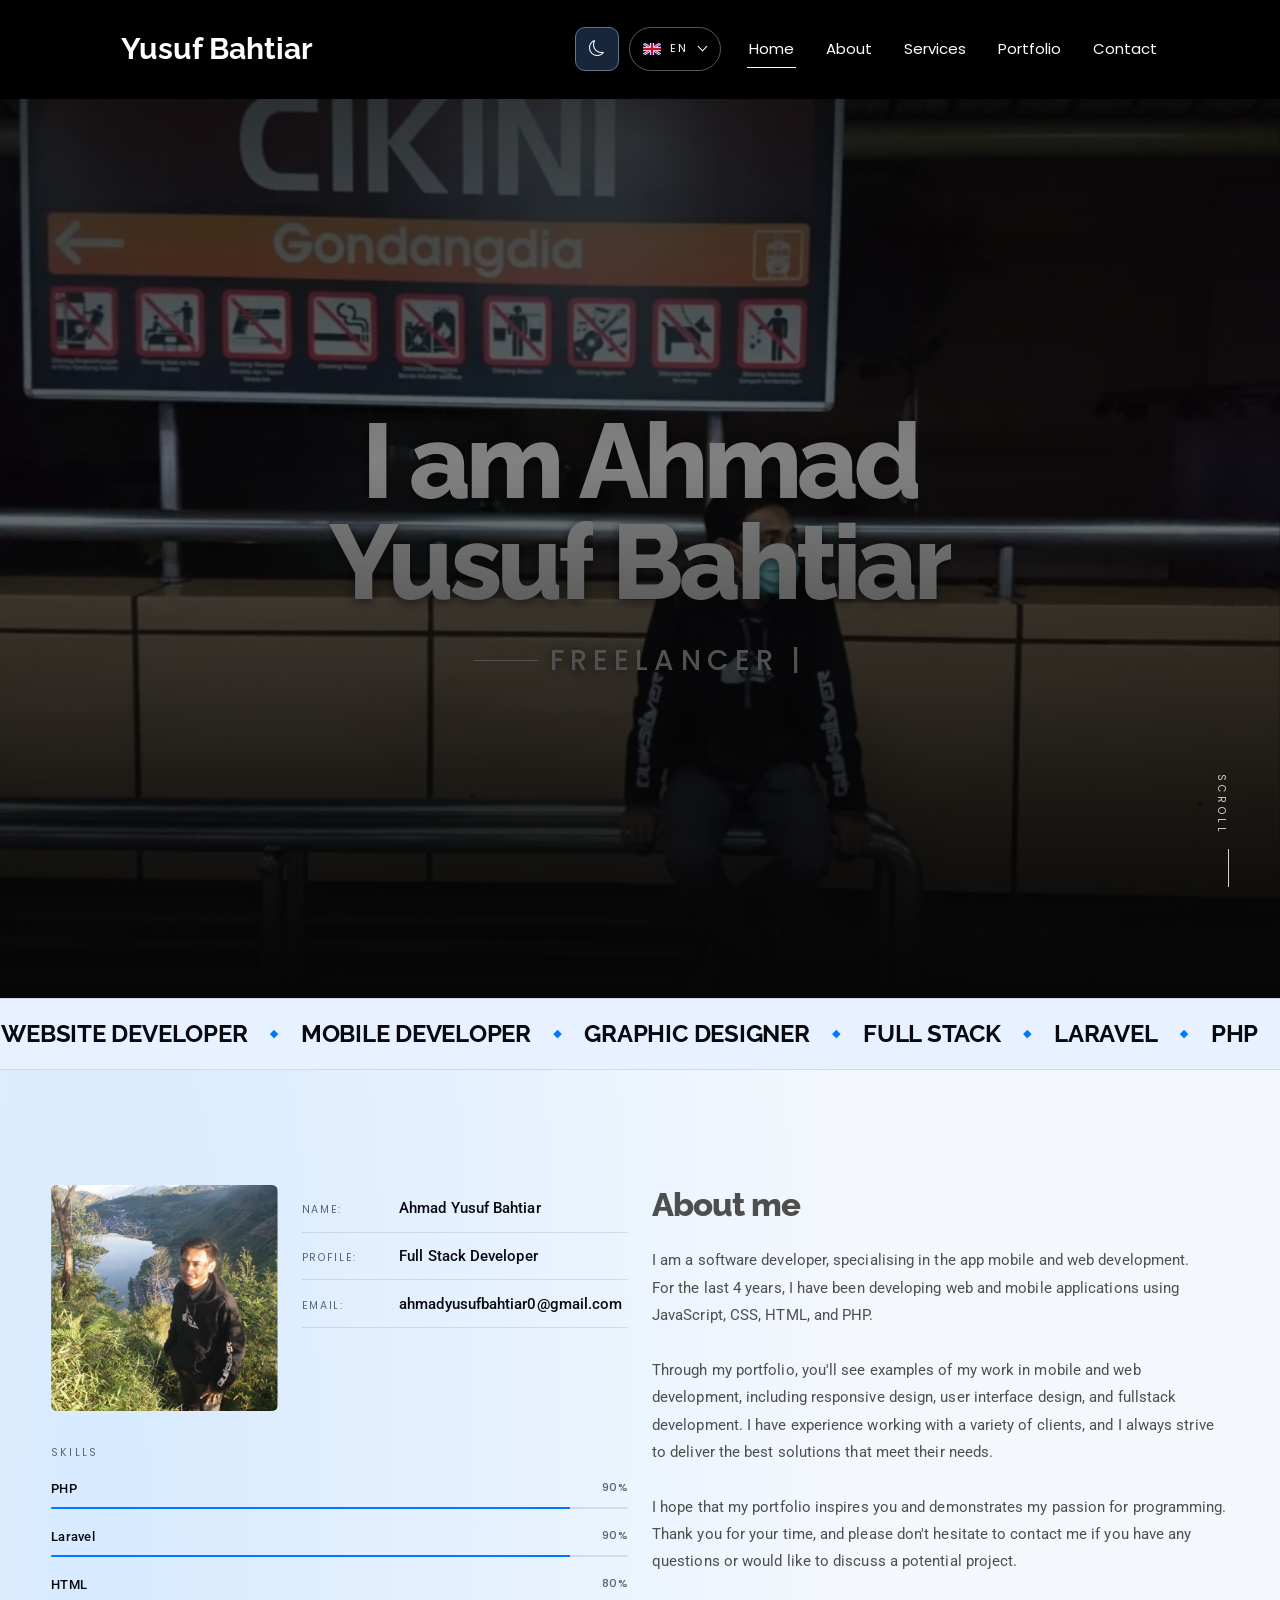
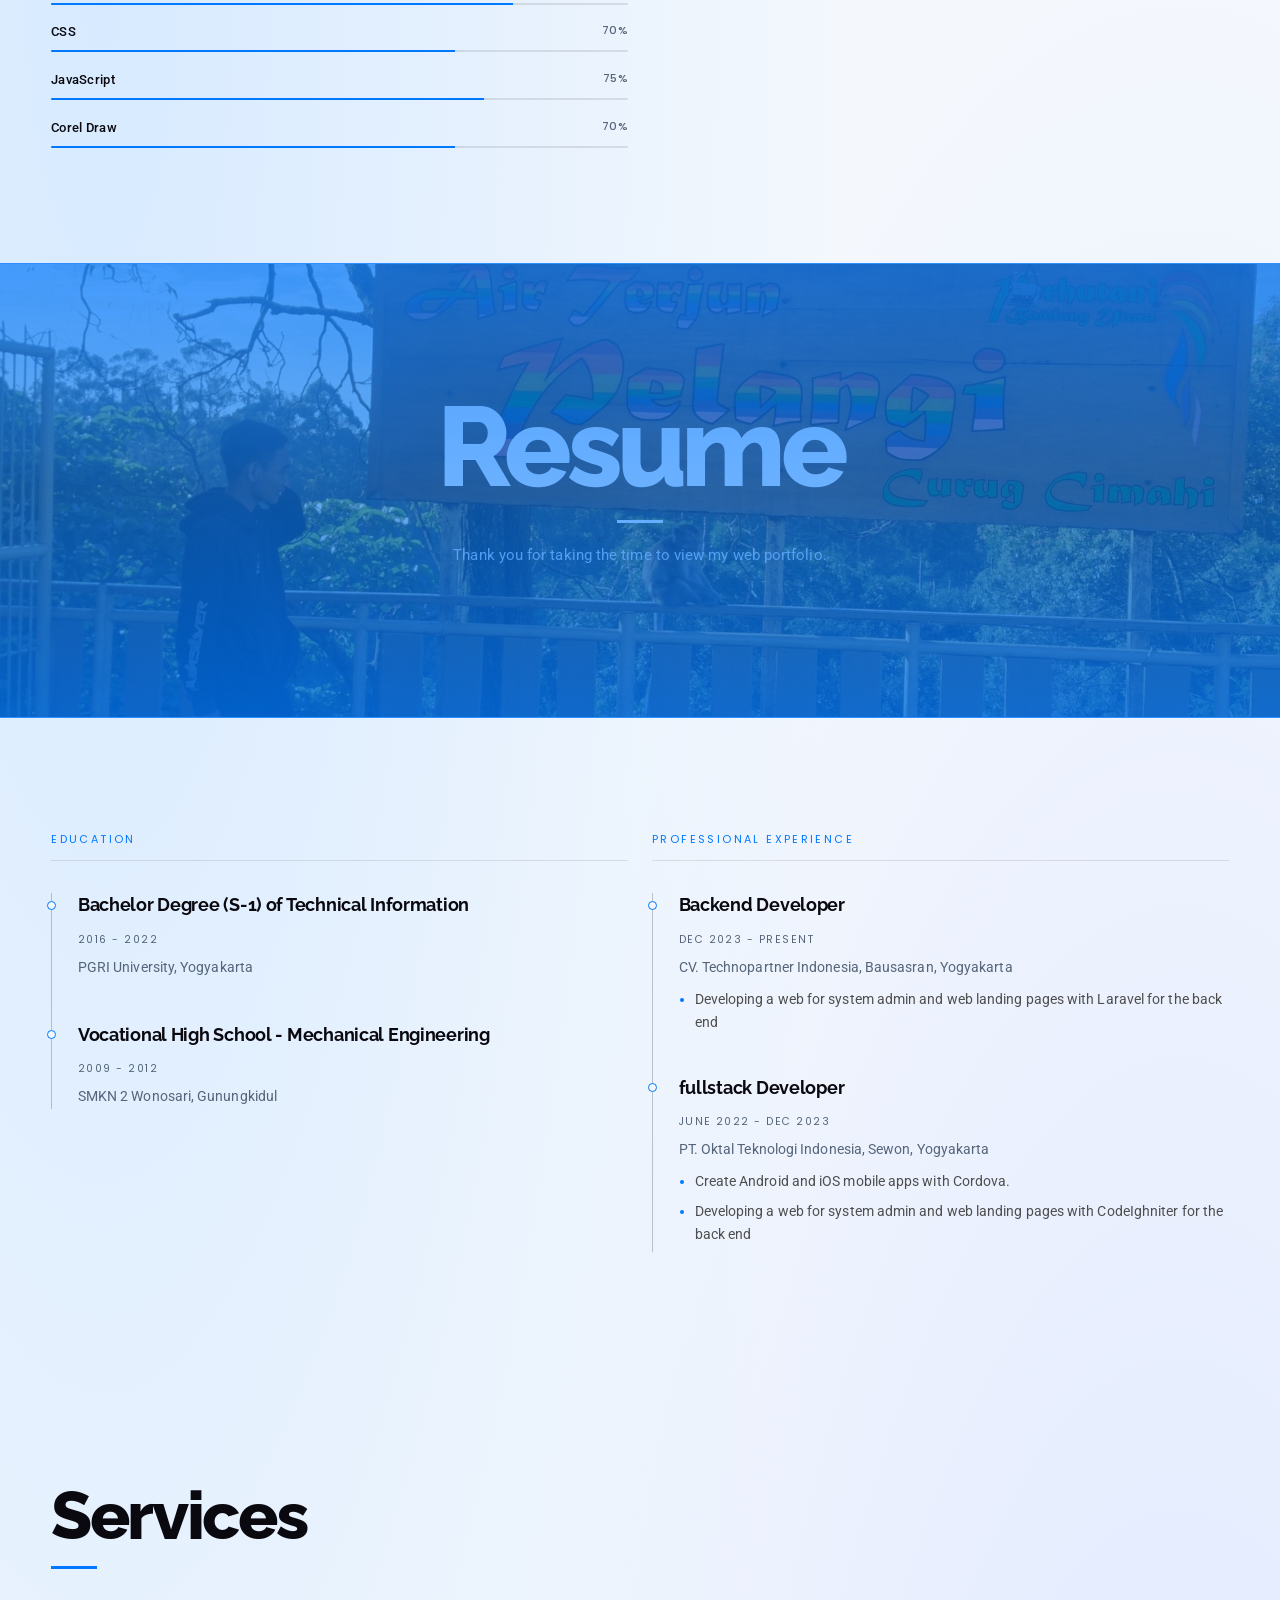
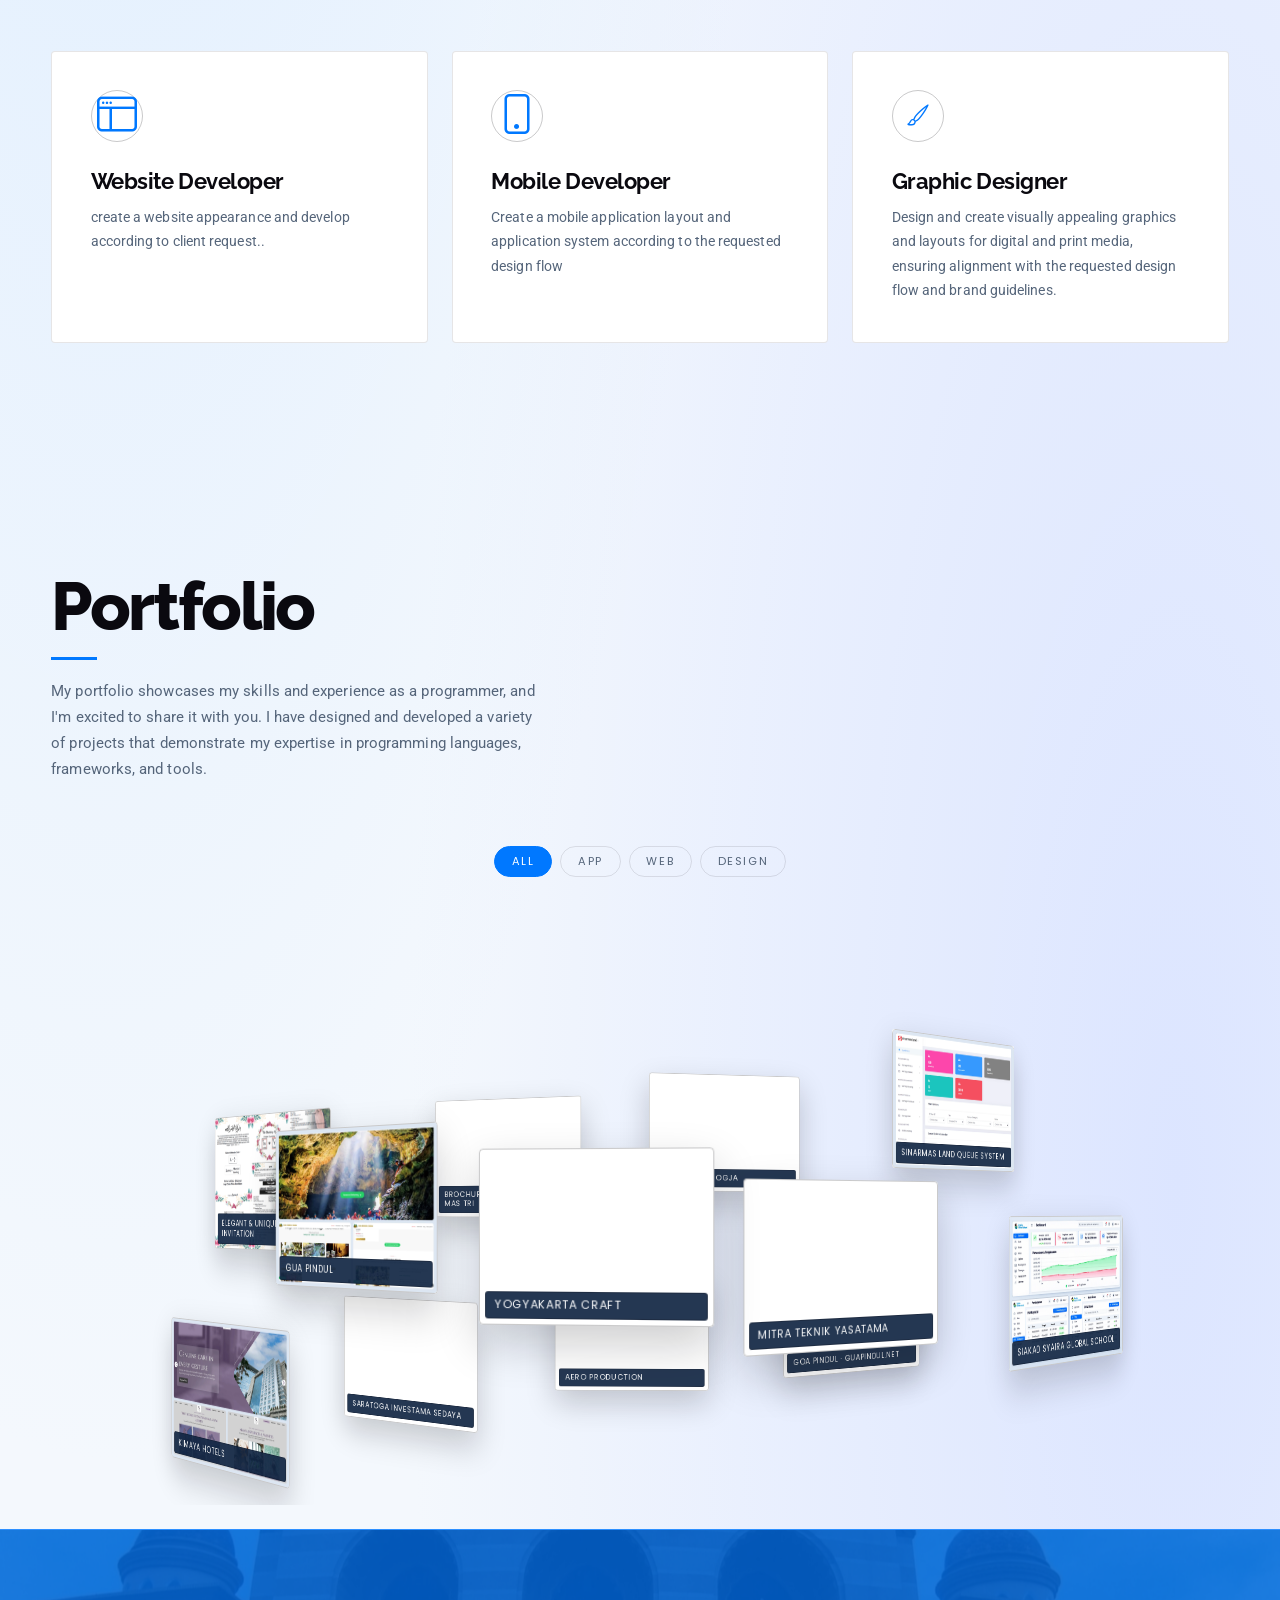
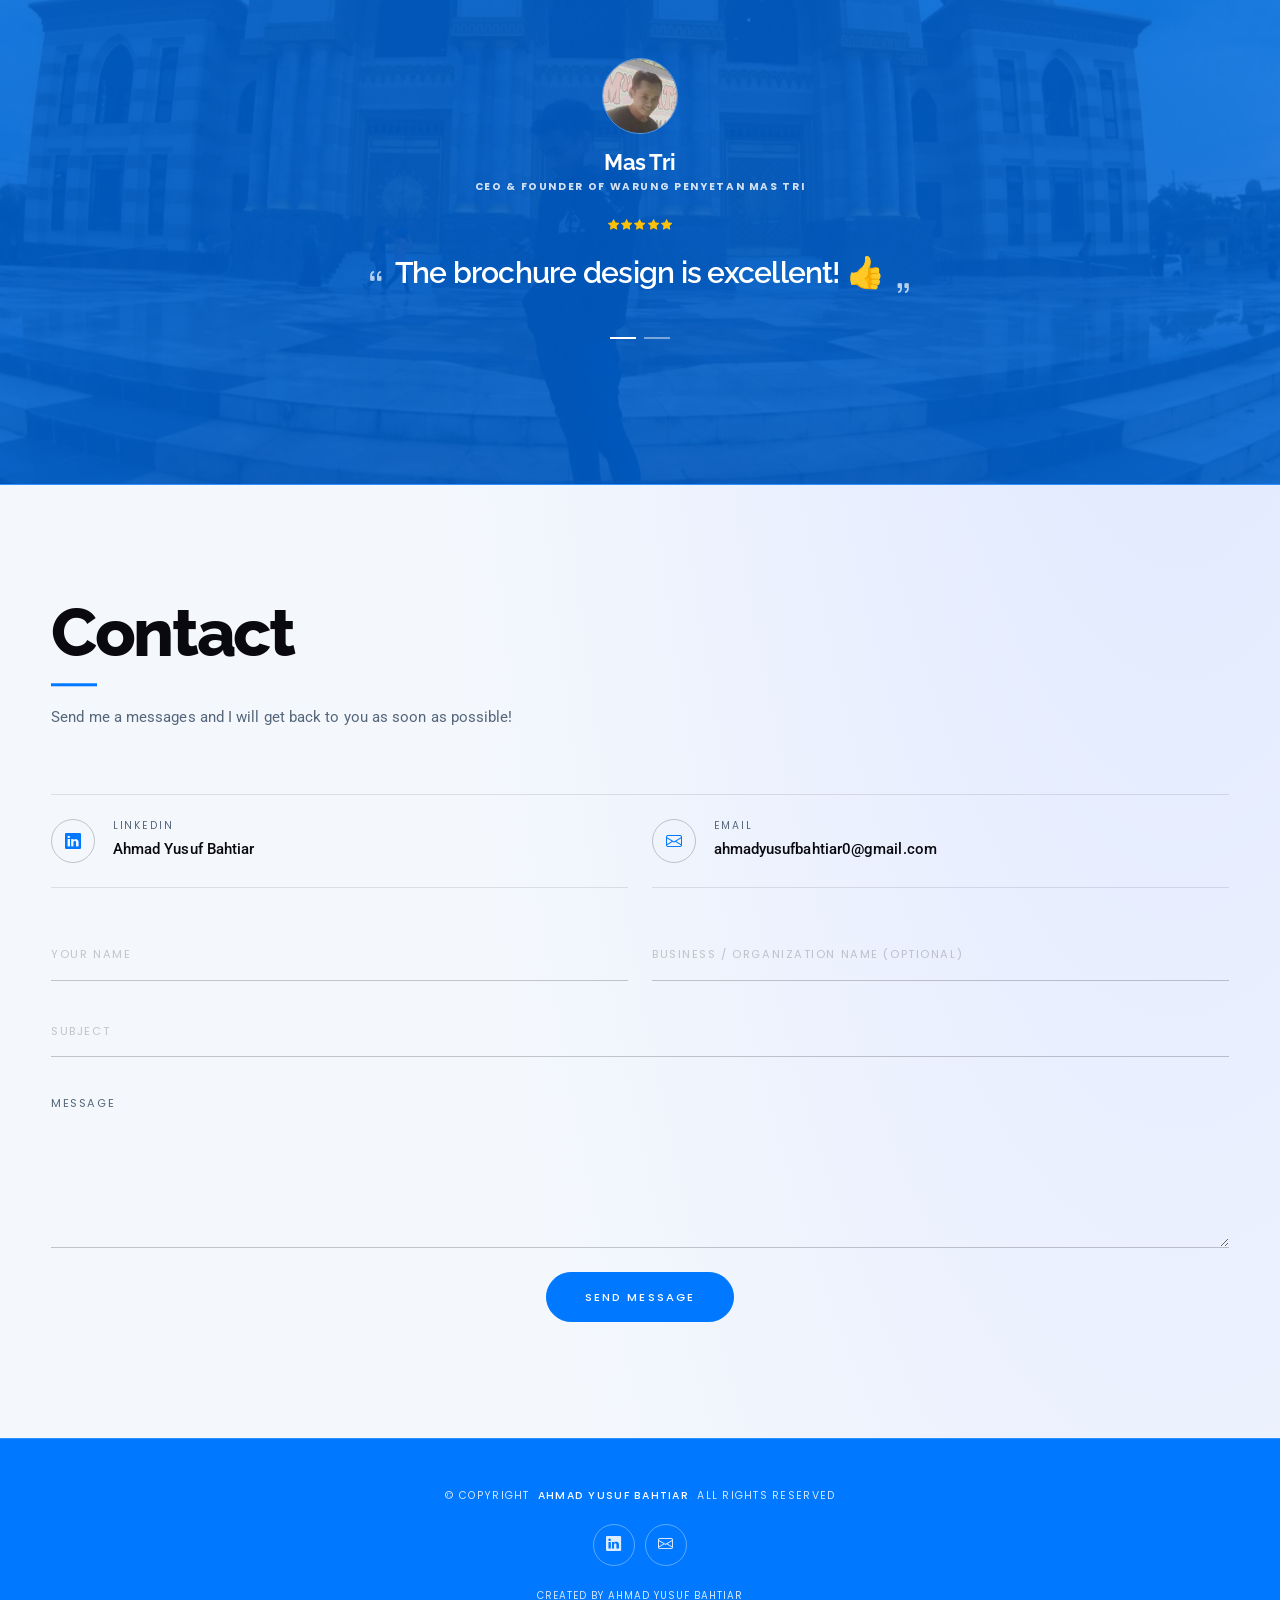
<file: docs/index.html>
<!DOCTYPE html>
<html lang="en">

<head>
  <meta charset="utf-8">
  <meta content="width=device-width, initial-scale=1.0" name="viewport">
  <title>Yusuf - Portfolio</title>
  <meta name="description" content="Ahmad Yusuf Bahtiar, a software developer in Yogyakarta. Explore website, mobile app, and design projects and get in touch.">
  <meta name="keywords" content="Portofolio Ahmad Yusuf Bahtiar, jasa pembuatan website jogja, website yogyakarta, software jogja, yogyakarta, website, web">

  <!-- Favicons -->
  <link href="assets/img/logoku.png" rel="icon">
  <link href="assets/img/apple-touch-icon.png" rel="apple-touch-icon">

  <!-- Fonts -->
  <link href="https://fonts.googleapis.com" rel="preconnect">
  <link href="https://fonts.gstatic.com" rel="preconnect" crossorigin>
  <link href="https://fonts.googleapis.com/css2?family=Roboto:wght@400;500;600;700&family=Poppins:wght@400;500;600;700&family=Raleway:wght@400;500;600;700;800&display=swap" rel="stylesheet" media="print" onload="this.media='all'">

  <!-- Vendor CSS Files -->
  <link href="assets/vendor/bootstrap/css/bootstrap.min.css" rel="stylesheet">
  <link href="assets/vendor/bootstrap-icons/bootstrap-icons.css" rel="stylesheet">
  <link href="assets/vendor/aos/aos.css" rel="stylesheet">
  <link href="assets/vendor/glightbox/css/glightbox.min.css" rel="stylesheet">
  <link href="assets/vendor/swiper/swiper-bundle.min.css" rel="stylesheet">

  <!-- Main CSS File -->
  <link href="assets/css/main.css" rel="stylesheet">

  <!-- Editorial Motion Theme (visual layer only) -->
  <!-- Motion theme, palette matched to the reference page -->
  <link href="assets/css/theme.css" rel="stylesheet">

  <!-- =======================================================
  * Template Name: DevFolio
  * Template URL: https://bootstrapmade.com/devfolio-bootstrap-portfolio-html-template/
  * Updated: Aug 07 2024 with Bootstrap v5.3.3
  * Author: BootstrapMade.com
  * License: https://bootstrapmade.com/license/
  ======================================================== -->
</head>

<body class="index-page no-aos">

  <div class="scroll-progress" aria-hidden="true"></div>
  <div class="cursor-dot" aria-hidden="true"></div>
  <div class="cursor-ring" aria-hidden="true"></div>

  <header id="header" class="header d-flex align-items-center sticky-top">
    <div class="container-fluid container-xl position-relative d-flex align-items-center justify-content-between">

      <a href="index.html" class="logo d-flex align-items-center">
        <!-- Uncomment the line below if you also wish to use an image logo -->
        <!-- <img src="assets/img/logo.png" alt=""> -->
        <h1 class="sitename">Yusuf Bahtiar</h1>
      </a>

      <button id="theme-toggle" type="button" aria-label="Switch to dark mode" aria-pressed="false"><i class="bi bi-moon" aria-hidden="true"></i></button>
      <details id="portfolio-language" class="language-picker">
        <summary aria-label="Language: EN">
          <span class="language-flag" aria-hidden="true"></span>
          <span class="language-code">EN</span>
        </summary>
        <div class="language-options">
          <button type="button" data-language="en" lang="en" aria-pressed="true"><span class="language-flag" aria-hidden="true"></span>English</button>
          <button type="button" data-language="id" lang="id" aria-pressed="false"><span class="language-flag flag-id" aria-hidden="true"></span>Bahasa Indonesia</button>
        </div>
      </details>

      <nav id="navmenu" class="navmenu">
        <ul id="navigation-links">
          <li><a href="#hero" class="active">Home<br></a></li>
          <li><a href="#about">About</a></li>
          <li><a href="#services">Services</a></li>
          <li><a href="#portfolio">Portfolio</a></li>
          <!-- <li class="dropdown"><a href="#"><span>Dropdown</span> <i class="bi bi-chevron-down toggle-dropdown"></i></a>
            <ul>
              <li><a href="#">Dropdown 1</a></li>
              <li class="dropdown"><a href="#"><span>Deep Dropdown</span> <i class="bi bi-chevron-down toggle-dropdown"></i></a>
                <ul>
                  <li><a href="#">Deep Dropdown 1</a></li>
                  <li><a href="#">Deep Dropdown 2</a></li>
                  <li><a href="#">Deep Dropdown 3</a></li>
                  <li><a href="#">Deep Dropdown 4</a></li>
                  <li><a href="#">Deep Dropdown 5</a></li>
                </ul>
              </li>
              <li><a href="#">Dropdown 2</a></li>
              <li><a href="#">Dropdown 3</a></li>
              <li><a href="#">Dropdown 4</a></li>
            </ul>
          </li> -->
          <li><a href="#contact">Contact</a></li>
        </ul>
        <button type="button" class="mobile-nav-toggle d-xl-none bi bi-list" aria-label="Toggle navigation" aria-expanded="false" aria-controls="navigation-links"></button>
      </nav>

    </div>
  </header>

  <main class="main">

    <!-- Hero Section -->
    <section id="hero" class="hero section dark-background">

      <img src="assets/img/hero.webp" fetchpriority="high" alt="">

      <div class="container d-flex flex-column align-items-center justify-content-center text-center" data-aos="fade-up" data-aos-delay="100">
        <h2>I am Ahmad Yusuf Bahtiar</h2>
        <p><span class="typed" data-typed-items="Freelancer, Website Developer, PHP Developer, Graphic Designer" data-typed-items-id="Pekerja Lepas, Website Developer, PHP Developer, Desainer Grafis"></span></p>
      </div>

    </section><!-- /Hero Section -->

    <!-- Marquee Band -->
    <div class="marquee-band" aria-hidden="true">
      <div class="marquee-track">
        <div class="marquee-group">
          <span>Website Developer</span><i>&#9670;</i>
          <span>Mobile Developer</span><i>&#9670;</i>
          <span>Graphic Designer</span><i>&#9670;</i>
          <span>Full Stack</span><i>&#9670;</i>
          <span>Laravel</span><i>&#9670;</i>
          <span>PHP</span><i>&#9670;</i>
          <span>JavaScript</span><i>&#9670;</i>
          <span>Yogyakarta</span><i>&#9670;</i>
        </div>
      </div>
    </div>

    <!-- About Section -->
    <section id="about" class="about section">

      <div class="container" data-aos="fade-up" data-aos-delay="100">

        <div class="row gy-4">
          <div class="col-md-6">

            <div class="row justify-content-between gy-4">
              <div class="col-lg-5">
                <img src="assets/img/profile-img.jpg" loading="lazy" decoding="async" class="img-fluid rounded" alt="">
              </div>
              <div class="col-lg-7 about-info">
                <p><strong>Name: </strong> <span>Ahmad Yusuf Bahtiar</span></p>
                <p><strong>Profile: </strong> <span>Full Stack Developer</span></p>
                <p href="mailto:ahmadyusufbahtiar0@gmail.com"><strong>Email: </strong> <a href="mailto:ahmadyusufbahtiar0@gmail.com">ahmadyusufbahtiar0@gmail.com</a></p>
                <!-- <p><strong>Phone: </strong> <a href="tel:6287839531101">(62) 878-3953-1101</a></p> -->
              </div>
            </div>

            <div class="skills-content skills-animation">

              <h3 class="h5">Skills</h3>

              <div class="progress">
                <span class="skill"><span>PHP</span> <i class="val">90%</i></span>
                <div class="progress-bar-wrap">
                  <div class="progress-bar" role="progressbar" aria-label="PHP" aria-valuenow="90" aria-valuemin="0" aria-valuemax="100"></div>
                </div>
              </div><!-- End Skills Item -->

              <div class="progress">
                <span class="skill"><span>Laravel</span> <i class="val">90%</i></span>
                <div class="progress-bar-wrap">
                  <div class="progress-bar" role="progressbar" aria-label="Laravel" aria-valuenow="90" aria-valuemin="0" aria-valuemax="100"></div>
                </div>
              </div><!-- End Skills Item -->
              
              <div class="progress">
                <span class="skill"><span>HTML</span> <i class="val">80%</i></span>
                <div class="progress-bar-wrap">
                  <div class="progress-bar" role="progressbar" aria-label="HTML" aria-valuenow="80" aria-valuemin="0" aria-valuemax="100"></div>
                </div>
              </div><!-- End Skills Item -->

              <div class="progress">
                <span class="skill"><span>CSS</span> <i class="val">70%</i></span>
                <div class="progress-bar-wrap">
                  <div class="progress-bar" role="progressbar" aria-label="CSS" aria-valuenow="70" aria-valuemin="0" aria-valuemax="100"></div>
                </div>
              </div><!-- End Skills Item -->

              <div class="progress">
                <span class="skill"><span>JavaScript</span> <i class="val">75%</i></span>
                <div class="progress-bar-wrap">
                  <div class="progress-bar" role="progressbar" aria-label="JavaScript" aria-valuenow="75" aria-valuemin="0" aria-valuemax="100"></div>
                </div>
              </div><!-- End Skills Item -->
              
              <div class="progress">
                <span class="skill"><span>Corel Draw</span> <i class="val">70%</i></span>
                <div class="progress-bar-wrap">
                  <div class="progress-bar" role="progressbar" aria-label="Corel Draw" aria-valuenow="70" aria-valuemin="0" aria-valuemax="100"></div>
                </div>
              </div><!-- End Skills Item -->

            </div>
          </div>

          <div class="col-md-6">
            <div class="about-me">
              <h3 class="h4">About me</h3>
              <p class="text-white-75 mb-4">I am a software developer, specialising in the app mobile and web development.<br><span id="development-experience" data-start="2022-06">Since June 2022, I have been developing web and mobile applications using JavaScript, CSS, HTML, and PHP.</span>
                <br><br>
                Through my portfolio, you'll see examples of my work in mobile and web development, including responsive design, user interface design, and fullstack development. I have experience working with a variety of clients, and I always strive to deliver the best solutions that meet their needs.
                <br><br>
                I hope that my portfolio inspires you and demonstrates my passion for programming. Thank you for your time, and please don't hesitate to contact me if you have any questions or would like to discuss a potential project.
              </p>
            </div>
          </div>
        </div>

      </div>

    </section><!-- /About Section -->

    <!-- Stats Section -->
    <section id="stats" class="stats section accent-background">

      <img src="assets/img/stats-bg.jpg" loading="lazy" decoding="async" alt="" data-aos="fade-in">

      <div class="container position-relative" data-aos="fade-up" data-aos-delay="100">

        <div class="row gy-2">
          <div class="container section-title" data-aos="fade-up">
            <h2>Resume</h2>
            <p class="text-white-75 mb-2">Thank you for taking the time to view my web portfolio.</p>
          </div><!-- End Section Title -->
        </div>

      </div>

    </section><!-- /Stats Section -->

    <!-- Resume Section -->
    <section id="resume" class="resume section">

      <!-- Section Title -->
 
      <div class="container">

        <div class="row">

          <div class="col-lg-6" data-aos="fade-up" data-aos-delay="100">
            <!-- <h3 class="resume-title">Sumary</h3>

            <div class="resume-item pb-0">
              <h4>Ahmad Yusuf Bahtiar</h4>
              <p><em>
                My portfolio showcases my skills and experience as a programmer, and I'm excited to share it with you. I have designed and developed a variety of projects that demonstrate my expertise in programming languages, frameworks, and tools.
              </em></p>
              <ul>
                <li>Yogyakarta, Indonesia</li>
                <li>(+62) 878-3953-1101</li>
                <li>ahmadyusufbahtiar0@gmail.com</li>
              </ul>
            </div> -->
            <!-- Edn Resume Item -->

            <h3 class="resume-title">Education</h3>
            
            <div class="resume-item">
              <h4>Bachelor Degree (S-1) of Technical Information</h4>
              <h5>2016 - 2022</h5>
              <p><em>PGRI University, Yogyakarta</em></p>
              <!-- <p>Quia nobis sequi est occaecati aut. Repudiandae et iusto quae reiciendis et quis Eius vel ratione eius unde vitae rerum voluptates asperiores voluptatem Earum molestiae consequatur neque etlon sader mart dila</p> -->
            </div><!-- Edn Resume Item -->

            <div class="resume-item">
              <h4>Vocational High School - Mechanical Engineering</h4>
              <h5>2009 - 2012</h5>
              <p><em>SMKN 2 Wonosari, Gunungkidul</em></p>
              <!-- <p>Qui deserunt veniam. Et sed aliquam labore tempore sed quisquam iusto autem sit. Ea vero voluptatum qui ut dignissimos deleniti nerada porti sand markend</p> -->
            </div><!-- Edn Resume Item -->

          </div>

          <div class="col-lg-6" data-aos="fade-up" data-aos-delay="200">
            <h3 class="resume-title">Professional Experience</h3>
            <div class="resume-item">
              <h4>Backend Developer</h4>
              <h5>Dec 2023 - Present</h5>
              <p><em>CV. Technopartner Indonesia, Bausasran, Yogyakarta </em></p>
              <ul>
                <li>Developing a web for system admin and web landing pages with Laravel for the back end</li>
              </ul>
            </div><!-- Edn Resume Item -->

            <div class="resume-item">
              <h4>fullstack Developer</h4>
              <h5>June 2022 - Dec 2023</h5>
              <p><em>PT. Oktal Teknologi Indonesia, Sewon, Yogyakarta </em></p>
              <ul>
                <li>Create Android and iOS mobile apps with Cordova.</li>
                <li>Developing a web for system admin and web landing pages with CodeIghniter for the back end</li>
              </ul>
            </div><!-- Edn Resume Item -->

          </div>

        </div>

      </div>

    </section><!-- /Resume Section -->

    <!-- Services Section -->
    <section id="services" class="services section">

      <!-- Section Title -->
      <div class="container section-title" data-aos="fade-up">
        <h2>Services</h2>
        <!-- <p>Necessitatibus eius consequatur ex aliquid fuga eum quidem sint consectetur velit</p> -->
      </div><!-- End Section Title -->

      <div class="container">

        <div class="row gy-4">

          <div class="col-lg-4 col-md-6" data-aos="fade-up" data-aos-delay="100">
            <div class="service-item  position-relative">
              <div class="icon">
                <i class="bi-window-sidebar fs-1"></i>
              </div>
              <a href="#" class="stretched-link">
                <h3>Website Developer</h3>
              </a>
              <p>create a website appearance and develop according to client request..</p>
            </div>
          </div><!-- End Service Item -->

          <div class="col-lg-4 col-md-6" data-aos="fade-up" data-aos-delay="200">
            <div class="service-item position-relative">
              <div class="icon">
                <i class="bi-phone fs-1"></i>
              </div>
              <a href="#" class="stretched-link">
                <h3>Mobile Developer</h3>
              </a>
              <p>Create a mobile application layout and application system according to the requested design flow</p>
            </div>
          </div><!-- End Service Item -->

          <div class="col-lg-4 col-md-6" data-aos="fade-up" data-aos-delay="300">
            <div class="service-item position-relative">
              <div class="icon">
                <i class="bi bi-brush"></i>
              </div>
              <a href="#" class="stretched-link">
                <h3>Graphic Designer</h3>
              </a>
              <p>Design and create visually appealing graphics and layouts for digital and print media, ensuring alignment with the requested design flow and brand guidelines.</p>
            </div>
          </div><!-- End Service Item -->

        </div>

      </div>

    </section><!-- /Services Section -->


    <!-- Portfolio Section -->
    <section id="portfolio" class="portfolio section">

      <!-- Section Title -->
      <div class="container section-title" data-aos="fade-up">
        <h2>Portfolio</h2>
        <p>
          My portfolio showcases my skills and experience as a programmer, and I'm excited to share it with you. I have designed and developed a variety of projects that demonstrate my expertise in programming languages, frameworks, and tools.
        </p>
      </div><!-- End Section Title -->

      <div class="container">

        <div class="isotope-layout" data-default-filter="*" data-layout="masonry" data-sort="original-order">

          <ul class="portfolio-filters isotope-filters" data-aos="fade-up" data-aos-delay="100">
            <li data-filter="*" class="filter-active"><button type="button" aria-pressed="true">All</button></li>
            <li data-filter=".filter-app"><button type="button" aria-pressed="false">App</button></li>
            <li data-filter=".filter-product"><button type="button" aria-pressed="false">Web</button></li>
            <li data-filter=".filter-branding"><button type="button" aria-pressed="false">Design</button></li>
            <!-- <li data-filter=".filter-books">Books</li> -->
          </ul><!-- End Portfolio Filters -->

          <div class="project-spiral" hidden>
            <div class="project-spiral-stage"></div>
          </div>

          <dialog class="project-dialog" aria-labelledby="project-dialog-title">
            <div class="project-dialog-content">
              <button class="project-dialog-close" type="button" autofocus>Close</button>
              <h3 id="project-dialog-title"></h3>
              <p class="project-dialog-description"></p>
              <div class="project-dialog-site" hidden></div>
              <div class="project-dialog-image" id="project-image-preview">
                <img alt="">
              </div>
              <button class="project-dialog-zoom" type="button" aria-controls="project-image-preview" aria-expanded="false">
                <i class="bi bi-zoom-in" aria-hidden="true"></i>
                <span>Enlarge image</span>
              </button>
            </div>
          </dialog>

          <div class="row gy-4 isotope-container">

            <div class="col-lg-4 col-md-6 portfolio-item isotope-item filter-app">
              <img src="assets/img/portfolio/sampul-sinarmas.webp" loading="lazy" decoding="async" class="img-fluid rounded" alt="">
              <button type="button" class="portfolio-cover-toggle" aria-expanded="false" aria-controls="project-info-1">Open project</button>
              <div class="portfolio-info" id="project-info-1" inert>
                <h4>Sinarmas Land Queue System</h4>
                <p>Queue system Admin App that efficiently manages<br>customer service interactions, ensuring seamless service delivery.</p>
                <a href="assets/img/portfolio/sampul-sinarmas.webp" title="Sinarmas Land" data-gallery="portfolio-gallery-app" class="glightbox preview-link rounded"><i class="bi bi-zoom-in"></i></a>
                <!-- <a href="portfolio-details.html" title="More Details" class="details-link"><i class="bi bi-link-45deg"></i></a> -->
              </div>
            </div>
            <!-- End Portfolio Item -->

            <div class="col-lg-4 col-md-6 portfolio-item isotope-item filter-product">
              <img src="assets/img/portfolio/sampul-jogja.webp" loading="lazy" decoding="async" class="img-fluid" alt="">
              <button type="button" class="portfolio-cover-toggle" aria-expanded="false" aria-controls="project-info-2">Open project</button>
              <div class="portfolio-info" id="project-info-2" inert>
                <h4>Goa Pindul Jogja</h4>
                <p>Engaging marketing website showcasing the natural beauty and attractions of Goa Pindul in Gunungkidul, Yogyakarta</p>
                <a href="assets/img/portfolio/sampul-jogja.webp" title="Goa Pindul Jogja" data-gallery="portfolio-gallery-product" class="glightbox preview-link"><i class="bi bi-zoom-in"></i></a>
                <a href="https://goapinduljogja.com" title="More Details" class="details-link" target="_blank"><i class="bi bi-link-45deg"></i></a>
              </div>
            </div><!-- End Portfolio Item -->

            <div class="col-lg-4 col-md-6 portfolio-item isotope-item filter-branding">
              <img src="assets/img/portfolio/branding-1.png" loading="lazy" decoding="async" class="img-fluid" alt="">
              <button type="button" class="portfolio-cover-toggle" aria-expanded="false" aria-controls="project-info-3">Open project</button>
              <div class="portfolio-info" id="project-info-3" inert>
                <h4>Brochure Warung Penyetan Mas Tri</h4>
                <p>Eye-catching brochure design for Warung Penyetan Mas Tri, highlighting its delicious offerings and inviting ambiance.</p>
                <a href="assets/img/portfolio/branding-1.png" title="Brochure Warung Penyetan Mas Tri" data-gallery="portfolio-gallery-branding" class="glightbox preview-link"><i class="bi bi-zoom-in"></i></a>
                <!-- <a href="portfolio-details.html" title="More Details" class="details-link"><i class="bi bi-link-45deg"></i></a> -->
              </div>
            </div><!-- End Portfolio Item -->

            <div class="col-lg-4 col-md-6 portfolio-item isotope-item filter-branding">
              <img src="assets/img/portfolio/branding-2.png" loading="lazy" decoding="async" class="img-fluid" alt="">
              <button type="button" class="portfolio-cover-toggle" aria-expanded="false" aria-controls="project-info-4">Open project</button>
              <div class="portfolio-info" id="project-info-4" inert>
                <h4>Elegant & Unique: Wedding Invitation</h4>
                <p>The perfect blend of<br>modern aesthetics and personal touch, designed for your special moments.</p>
                <a href="assets/img/portfolio/branding-2.png" title="Elegant & Unique: Wedding Invitation" data-gallery="portfolio-gallery-branding" class="glightbox preview-link"><i class="bi bi-zoom-in"></i></a>
                <!-- <a href="portfolio-details.html" title="More Details" class="details-link"><i class="bi bi-link-45deg"></i></a> -->
              </div>
            </div>
            <!-- End Portfolio Item -->

            <div class="col-lg-4 col-md-6 portfolio-item isotope-item filter-product">
              <img src="assets/img/portfolio/sampul-gua.webp" loading="lazy" decoding="async" class="img-fluid" alt="">
              <button type="button" class="portfolio-cover-toggle" aria-expanded="false" aria-controls="project-info-5">Open project</button>
              <div class="portfolio-info" id="project-info-5" inert>
                <h4>Gua Pindul</h4>
                <p>Engaging marketing website showcasing the natural beauty and attractions of Gua Pindul in Gunungkidul, Yogyakarta</p>
                <a href="assets/img/portfolio/sampul-gua.webp" title="Gua Pindul" data-gallery="portfolio-gallery-product" class="glightbox preview-link"><i class="bi bi-zoom-in"></i></a>
                <a href="https://guapindul.com" title="More Details" class="details-link" target="_blank"><i class="bi bi-link-45deg"></i></a>
              </div>
            </div><!-- End Portfolio Item -->

            <div class="col-lg-4 col-md-6 portfolio-item isotope-item filter-product">
              <img src="assets/img/portfolio/sampul-craft.webp" loading="lazy" decoding="async" class="img-fluid" alt="">
              <button type="button" class="portfolio-cover-toggle" aria-expanded="false" aria-controls="project-info-6">Open project</button>
              <div class="portfolio-info" id="project-info-6" inert>
                <h4>Yogyakarta Craft</h4>
                <p>Yogyakarta Craft is a leading manufacturer of high-quality, unique, and aesthetically pleasing wooden household items. We use sustainable materials and traditional craftsmanship to create beautiful and functional items for your home, such as wooden cutting boards, spoons, and decorative items.</p>
                <a href="assets/img/portfolio/sampul-craft.webp" title="Yogyakarta Craft" data-gallery="portfolio-gallery-product" class="glightbox preview-link"><i class="bi bi-zoom-in"></i></a>
                <a href="https://yogyakartacraft.com" title="More Details" class="details-link" target="_blank"><i class="bi bi-link-45deg"></i></a>
              </div>
            </div><!-- End Portfolio Item -->

            <div class="col-lg-4 col-md-6 portfolio-item isotope-item filter-product">
              <img src="assets/img/portfolio/sampul-mitra.webp" loading="lazy" decoding="async" class="img-fluid" alt="">
              <button type="button" class="portfolio-cover-toggle" aria-expanded="false" aria-controls="project-info-7">Open project</button>
              <div class="portfolio-info" id="project-info-7" inert>
                <h4>Mitra Teknik Yasatama</h4>
                <p>Mitra Teknik Yasatama is a leading company in the field of high-quality metal casting, offering a wide range of products and services with the highest standards of quality and precision.</p>
                <a href="assets/img/portfolio/sampul-mitra.webp" title="Mitra Teknik Yasatama" data-gallery="portfolio-gallery-product" class="glightbox preview-link"><i class="bi bi-zoom-in"></i></a>
                <a href="https://mitrateknikyasatama.com" title="More Details" class="details-link" target="_blank"><i class="bi bi-link-45deg"></i></a>
              </div>
            </div><!-- End Portfolio Item -->

            <div class="col-lg-4 col-md-6 portfolio-item isotope-item filter-app">
              <img src="assets/img/portfolio/siakad-syaira.webp" loading="lazy" decoding="async" class="img-fluid" alt="">
              <button type="button" class="portfolio-cover-toggle" aria-expanded="false" aria-controls="project-info-8">Open project</button>
              <div class="portfolio-info" id="project-info-8" inert>
                <h4>SIAKAD Syaira Global School</h4>
                <p>A web application for managing school administration and finances at Syaira Global School. Staff can manage student and teacher records, classes, and academic years, and track student fees, payments, savings, and school expenses. The dashboard summarizes school activity, and reports help staff review transactions.</p>
                <a href="assets/img/portfolio/siakad-syaira.webp" title="SIAKAD Syaira Global School" data-gallery="portfolio-gallery-app" class="glightbox preview-link"><i class="bi bi-zoom-in"></i></a>
              </div>
            </div><!-- End Portfolio Item -->

            <div class="col-lg-4 col-md-6 portfolio-item isotope-item filter-product">
              <img src="assets/img/portfolio/pindul-website.webp" loading="lazy" decoding="async" class="img-fluid" alt="">
              <button type="button" class="portfolio-cover-toggle" aria-expanded="false" aria-controls="project-info-9">Open project</button>
              <div class="portfolio-info" id="project-info-9" inert>
                <h4>Goa Pindul · guapindul.net</h4>
                <p>A tourism website showcasing cave tubing, rafting, and other activities around Goa Pindul, with booking via WhatsApp.</p>
                <a href="assets/img/portfolio/pindul-website.webp" title="Goa Pindul · guapindul.net" data-gallery="portfolio-gallery-product" class="glightbox preview-link"><i class="bi bi-zoom-in"></i></a>
                <a href="https://guapindul.net/" title="Visit website" class="details-link" target="_blank" rel="noopener noreferrer"><i class="bi bi-link-45deg"></i></a>
              </div>
            </div><!-- End Portfolio Item -->

            <div class="col-lg-4 col-md-6 portfolio-item isotope-item filter-product">
              <img src="assets/img/portfolio/aero-website.webp" loading="lazy" decoding="async" class="img-fluid" alt="">
              <button type="button" class="portfolio-cover-toggle" aria-expanded="false" aria-controls="project-info-10">Open project</button>
              <div class="portfolio-info" id="project-info-10" inert>
                <h4>Aero Production</h4>
                <p>A website showcasing Aero Production’s sound system rental and event production services.</p>
                <a href="assets/img/portfolio/aero-website.webp" title="Aero Production" data-gallery="portfolio-gallery-product" class="glightbox preview-link"><i class="bi bi-zoom-in"></i></a>
                <a href="https://aeroproduction.web.id/" title="Visit website" class="details-link" target="_blank" rel="noopener noreferrer"><i class="bi bi-link-45deg"></i></a>
              </div>
            </div><!-- End Portfolio Item -->

            <div class="col-lg-4 col-md-6 portfolio-item isotope-item filter-product">
              <img src="assets/img/portfolio/saratoga-website.webp" loading="lazy" decoding="async" class="img-fluid" alt="">
              <button type="button" class="portfolio-cover-toggle" aria-expanded="false" aria-controls="project-info-11">Open project</button>
              <div class="portfolio-info" id="project-info-11" inert>
                <h4>Saratoga Investama Sedaya</h4>
                <p>Saratoga’s corporate website presents company information, reports, and investor publications. I worked on the CMS and APIs.</p>
                <a href="assets/img/portfolio/saratoga-website.webp" title="Saratoga Investama Sedaya" data-gallery="portfolio-gallery-product" class="glightbox preview-link"><i class="bi bi-zoom-in"></i></a>
                <a href="https://saratoga-investama.com/" title="Visit website" class="details-link" target="_blank" rel="noopener noreferrer"><i class="bi bi-link-45deg"></i></a>
              </div>
            </div><!-- End Portfolio Item -->

            <div class="col-lg-4 col-md-6 portfolio-item isotope-item filter-product">
              <img src="assets/img/portfolio/kimaya-website.webp" loading="lazy" decoding="async" class="img-fluid" alt="">
              <button type="button" class="portfolio-cover-toggle" aria-expanded="false" aria-controls="project-info-12">Open project</button>
              <div class="portfolio-info" id="project-info-12" inert>
                <h4>Kimaya Hotels</h4>
                <p>The Kimaya Hotels website introduces its hotel properties to prospective guests. I worked on the CMS and APIs.</p>
                <a href="assets/img/portfolio/kimaya-website.webp" title="Kimaya Hotels" data-gallery="portfolio-gallery-product" class="glightbox preview-link"><i class="bi bi-zoom-in"></i></a>
                <a href="https://www.thekimayahotels.com/" title="Visit website" class="details-link" target="_blank" rel="noopener noreferrer"><i class="bi bi-link-45deg"></i></a>
              </div>
            </div><!-- End Portfolio Item -->
          </div><!-- End Portfolio Container -->

        </div>

      </div>

    </section><!-- /Portfolio Section -->

    <!-- Testimonials Section -->
    <section id="testimonials" class="testimonials section accent-background">

      <img src="assets/img/testimonials-bg.jpg" loading="lazy" decoding="async" class="testimonials-bg" alt="">

      <div class="container" data-aos="fade-up" data-aos-delay="100">

        <div class="swiper init-swiper">
          <script type="application/json" class="swiper-config">
            {
              "loop": true,
              "speed": 600,
              "autoplay": {
                "delay": 5000
              },
              "slidesPerView": "auto",
              "pagination": {
                "el": ".swiper-pagination",
                "type": "bullets",
                "clickable": true
              }
            }
          </script>
          <div class="swiper-wrapper">

            <div class="swiper-slide">
              <div class="testimonial-item">
                <img src="assets/img/testimonials/testimonials-1.jpg" loading="lazy" decoding="async" class="testimonial-img" alt="">
                <h3>Mas Tri</h3>
                <h4>Ceo &amp; Founder of Warung Penyetan Mas Tri</h4>
                <div class="stars">
                  <i class="bi bi-star-fill"></i><i class="bi bi-star-fill"></i><i class="bi bi-star-fill"></i><i class="bi bi-star-fill"></i><i class="bi bi-star-fill"></i>
                </div>
                <p>
                  <i class="bi bi-quote quote-icon-left"></i>
                  <span>
                    The brochure design is excellent! 👍
                  </span>
                  <i class="bi bi-quote quote-icon-right"></i>
                </p>
              </div>
            </div><!-- End testimonial item -->

            <div class="swiper-slide">
              <div class="testimonial-item">
                <img src="assets/img/testimonials/testimonials-2.png" loading="lazy" decoding="async" class="testimonial-img" alt="">
                <h3>Mas Kiko</h3>
                <h4>Marketing for Goa Pindul Jogja</h4>
                <div class="stars">
                  <i class="bi bi-star-fill"></i><i class="bi bi-star-fill"></i><i class="bi bi-star-fill"></i><i class="bi bi-star-fill"></i><i class="bi bi-star-fill"></i>
                </div>
                <p>
                  <i class="bi bi-quote quote-icon-left"></i>
                  <span>
                    Fantastic work! 🤟

                  </span>
                  <i class="bi bi-quote quote-icon-right"></i>
                </p>
              </div>
            </div><!-- End testimonial item -->

            <!-- <div class="swiper-slide">
              <div class="testimonial-item">
                <img src="assets/img/testimonials/testimonials-3.jpg" loading="lazy" decoding="async" class="testimonial-img" alt="">
                <h3>Jena Karlis</h3>
                <h4>Store Owner</h4>
                <div class="stars">
                  <i class="bi bi-star-fill"></i><i class="bi bi-star-fill"></i><i class="bi bi-star-fill"></i><i class="bi bi-star-fill"></i><i class="bi bi-star-fill"></i>
                </div>
                <p>
                  <i class="bi bi-quote quote-icon-left"></i>
                  <span>Enim nisi quem export duis labore cillum quae magna enim sint quorum nulla quem veniam duis minim tempor labore quem eram duis noster aute amet eram fore quis sint minim.</span>
                  <i class="bi bi-quote quote-icon-right"></i>
                </p>
              </div>
            </div> -->
            <!-- End testimonial item -->

            <!-- <div class="swiper-slide">
              <div class="testimonial-item">
                <img src="assets/img/testimonials/testimonials-4.jpg" loading="lazy" decoding="async" class="testimonial-img" alt="">
                <h3>Matt Brandon</h3>
                <h4>Freelancer</h4>
                <div class="stars">
                  <i class="bi bi-star-fill"></i><i class="bi bi-star-fill"></i><i class="bi bi-star-fill"></i><i class="bi bi-star-fill"></i><i class="bi bi-star-fill"></i>
                </div>
                <p>
                  <i class="bi bi-quote quote-icon-left"></i>
                  <span>Fugiat enim eram quae cillum dolore dolor amet nulla culpa multos export minim fugiat minim velit minim dolor enim duis veniam ipsum anim magna sunt elit fore quem dolore labore illum veniam.</span>
                  <i class="bi bi-quote quote-icon-right"></i>
                </p>
              </div>
            </div> -->
            <!-- End testimonial item -->

            <!-- <div class="swiper-slide">
              <div class="testimonial-item">
                <img src="assets/img/testimonials/testimonials-5.jpg" loading="lazy" decoding="async" class="testimonial-img" alt="">
                <h3>John Larson</h3>
                <h4>Entrepreneur</h4>
                <div class="stars">
                  <i class="bi bi-star-fill"></i><i class="bi bi-star-fill"></i><i class="bi bi-star-fill"></i><i class="bi bi-star-fill"></i><i class="bi bi-star-fill"></i>
                </div>
                <p>
                  <i class="bi bi-quote quote-icon-left"></i>
                  <span>Quis quorum aliqua sint quem legam fore sunt eram irure aliqua veniam tempor noster veniam enim culpa labore duis sunt culpa nulla illum cillum fugiat legam esse veniam culpa fore nisi cillum quid.</span>
                  <i class="bi bi-quote quote-icon-right"></i>
                </p>
              </div>
            </div> -->
            <!-- End testimonial item -->

          </div>
          <div class="swiper-pagination"></div>
        </div>

      </div>

    </section><!-- /Testimonials Section -->

    <!-- Contact Section -->
    <section id="contact" class="contact section">

      <!-- Section Title -->
      <div class="container section-title" data-aos="fade-up">
        <h2>Contact</h2>
        <p>Send me a messages and I will get back to you as soon as possible!</p>
      </div><!-- End Section Title -->

      <div class="container" data-aos="fade-up" data-aos-delay="100">

        <div class="info-wrap" data-aos="fade-up" data-aos-delay="200">
          <div class="row gy-5">

            <div class="col-lg-6" onclick="window.open('https://www.linkedin.com/in/ahmad-yusuf-bahtiar-81301a258', '_blank')" style="cursor: pointer;" target="_blank">
              <div class="info-item d-flex align-items-center">
                <i class="bi bi-linkedin flex-shrink-0"></i>
                <div>
                  <h3>linkedIn</h3>
                  <p>Ahmad Yusuf Bahtiar</p>
                </div>
              </div>
            </div><!-- End Info Item -->

            <!-- <div class="col-lg-4" onclick="window.open('https://api.whatsapp.com/send?phone=6287839531101', '_blank')" style="cursor: pointer;" target="_blank">
              <div class="info-item d-flex align-items-center">
                <i class="bi bi-whatsapp flex-shrink-0"></i>
                <div>
                  <h3>Whatsapp</h3>
                  <p>+62 878 3953 1101</p>
                </div>
              </div>
            </div> -->
            <!-- End Info Item -->

            <div class="col-lg-6" onclick="window.open('mailto:ahmadyusufbahtiar0@gmail.com', '_blank')" style="cursor: pointer;" target="_blank">
              <div class="info-item d-flex align-items-center">
                <i class="bi bi-envelope flex-shrink-0"></i>
                <div>
                  <h3>Email</h3>
                  <p>ahmadyusufbahtiar0@gmail.com</p>
                </div>
              </div>
            </div><!-- End Info Item -->

          </div>
        </div>

        <form id="contactForm" onsubmit="event.preventDefault(); hubungiSaya()" class="php-email-form">
          <div class="row gy-4">

            <div class="col-md-6">
              <input type="text" name="name" id="name" autocomplete="name" class="form-control" aria-label="Your Name" placeholder="Your Name" required="">
            </div>

            <div class="col-md-6 ">
              <input type="text" class="form-control" name="organization" id="organization" autocomplete="organization" aria-label="Business / Organization Name (optional)" placeholder="Business / Organization Name (optional)">
            </div>

            <div class="col-md-12">
              <input type="text" class="form-control" name="subject" id="subject" aria-label="Subject" placeholder="Subject" required="">
            </div>

            <div class="col-md-12">
              <textarea class="form-control" name="message" id="message" rows="6" aria-label="Message" placeholder="Message" required=""></textarea>
            </div>

            <div class="col-md-12 text-center">
              <!-- <div class="loading">Loading</div>
              <div class="error-message"></div>
              <div class="sent-message">Your message has been sent. Thank you!</div> -->

              <button type="submit">Send Message</button>
            </div>

          </div>
        </form><!-- End Contact Form -->

      </div>

    </section><!-- /Contact Section -->

  </main>

  <footer id="footer" class="footer accent-background">

    <div class="container">
      <div class="copyright text-center ">
        <p>© <span>Copyright</span> <strong class="px-1 sitename">Ahmad Yusuf Bahtiar</strong> <span>All Rights Reserved</span></p>
      </div>
      <div class="social-links d-flex justify-content-center">
        <!-- <a href=""><i class="bi bi-twitter-x"></i></a> -->
        <a href="https://www.linkedin.com/in/ahmad-yusuf-bahtiar-81301a258" target="_blank" aria-label="LinkedIn"><i class="bi bi-linkedin"></i></a>
        <!-- <a href="https://api.whatsapp.com/send?phone=6287839531101" target="_blank"><i class="bi bi-whatsapp"></i></a> -->
        <a href="mailto:ahmadyusufbahtiar0@gmail.com" target="_blank" aria-label="Email"><i class="bi bi-envelope"></i></a>
      </div>
      <div class="credits">
        <!-- All the links in the footer should remain intact. -->
        <!-- You can delete the links only if you've purchased the pro version. -->
        <!-- Licensing information: https://bootstrapmade.com/license/ -->
        <!-- Purchase the pro version with working PHP/AJAX contact form: [buy-url] -->
        Created by <a href="https://AhmadYusuf0.github.io/">Ahmad Yusuf Bahtiar</a>
      </div>
    </div>

  </footer>

  <!-- Scroll Top -->
  <a href="#hero" id="scroll-top" aria-label="Back to top" class="scroll-top d-flex align-items-center justify-content-center"><i class="bi bi-arrow-up-short"></i></a>

  <!-- Preloader -->


  <!-- Vendor JS Files -->
  <script src="assets/vendor/bootstrap/js/bootstrap.bundle.min.js"></script>
  <script src="assets/vendor/aos/aos.js"></script>
  <script src="assets/vendor/typed.js/typed.umd.js"></script>
  <script src="assets/vendor/waypoints/noframework.waypoints.js"></script>
  <script src="assets/vendor/purecounter/purecounter_vanilla.js"></script>
  <script src="assets/vendor/glightbox/js/glightbox.min.js"></script>
  <script src="assets/vendor/imagesloaded/imagesloaded.pkgd.min.js"></script>
  <script src="assets/vendor/isotope-layout/isotope.pkgd.min.js"></script>
  <script src="assets/vendor/swiper/swiper-bundle.min.js"></script>

  <!-- Motion Engine -->
  <script src="assets/vendor/gsap/gsap.min.js"></script>
  <script src="assets/vendor/gsap/ScrollTrigger.min.js"></script>

  <!-- Main JS File -->
  <script src="assets/js/project-spiral.js"></script>
  <script src="assets/js/main.js"></script>
  <script>
    function hubungiSaya() {
        var name = document.getElementById('name').value;
        var organization = document.getElementById('organization').value.trim();
        var subject = document.getElementById('subject').value;
        var message = document.getElementById('message').value;
        var encryptedPhone = 'KzYyODc4Mzk1MzExMDE=';
        var decodedPhone = atob(encryptedPhone);

        const indonesian = document.documentElement.lang === 'id';
        const organizationLine = organization ? `\n${indonesian ? 'Usaha / Organisasi' : 'Business / Organization'}: ${organization}` : '';
        const text = indonesian
          ? `*Halo Yusuf!* Saya menghubungi Anda melalui portofolio ini.\n\nNama: ${name}${organizationLine}\nSubjek: ${subject}\nPesan: ${message}\n\nTerima kasih.`
          : `*Hi Yusuf!* I am getting in touch through your portfolio.\n\nName: ${name}${organizationLine}\nSubject: ${subject}\nMessage: ${message}\n\nThank you.`;
        var href = `https://api.whatsapp.com/send?phone=${decodedPhone}&text=${encodeURIComponent(text)}`;

        window.open(href, '_blank');
    }

  </script>

  <script>
    document.querySelectorAll('.portfolio-cover-toggle').forEach((button) => {
      const details = document.getElementById(button.getAttribute('aria-controls'));
      button.addEventListener('click', () => {
        const open = button.getAttribute('aria-expanded') === 'false';
        button.setAttribute('aria-expanded', String(open));
        button.dispatchEvent(new Event('portfolio:card-toggle', { bubbles: true }));
        details.inert = !open;
      });
    });
  </script>
  <script src="assets/js/language.js"></script>
  <script src="assets/js/motion.js"></script>
  <script src="assets/js/theme-toggle.js"></script>
</body>

</html>
</file>
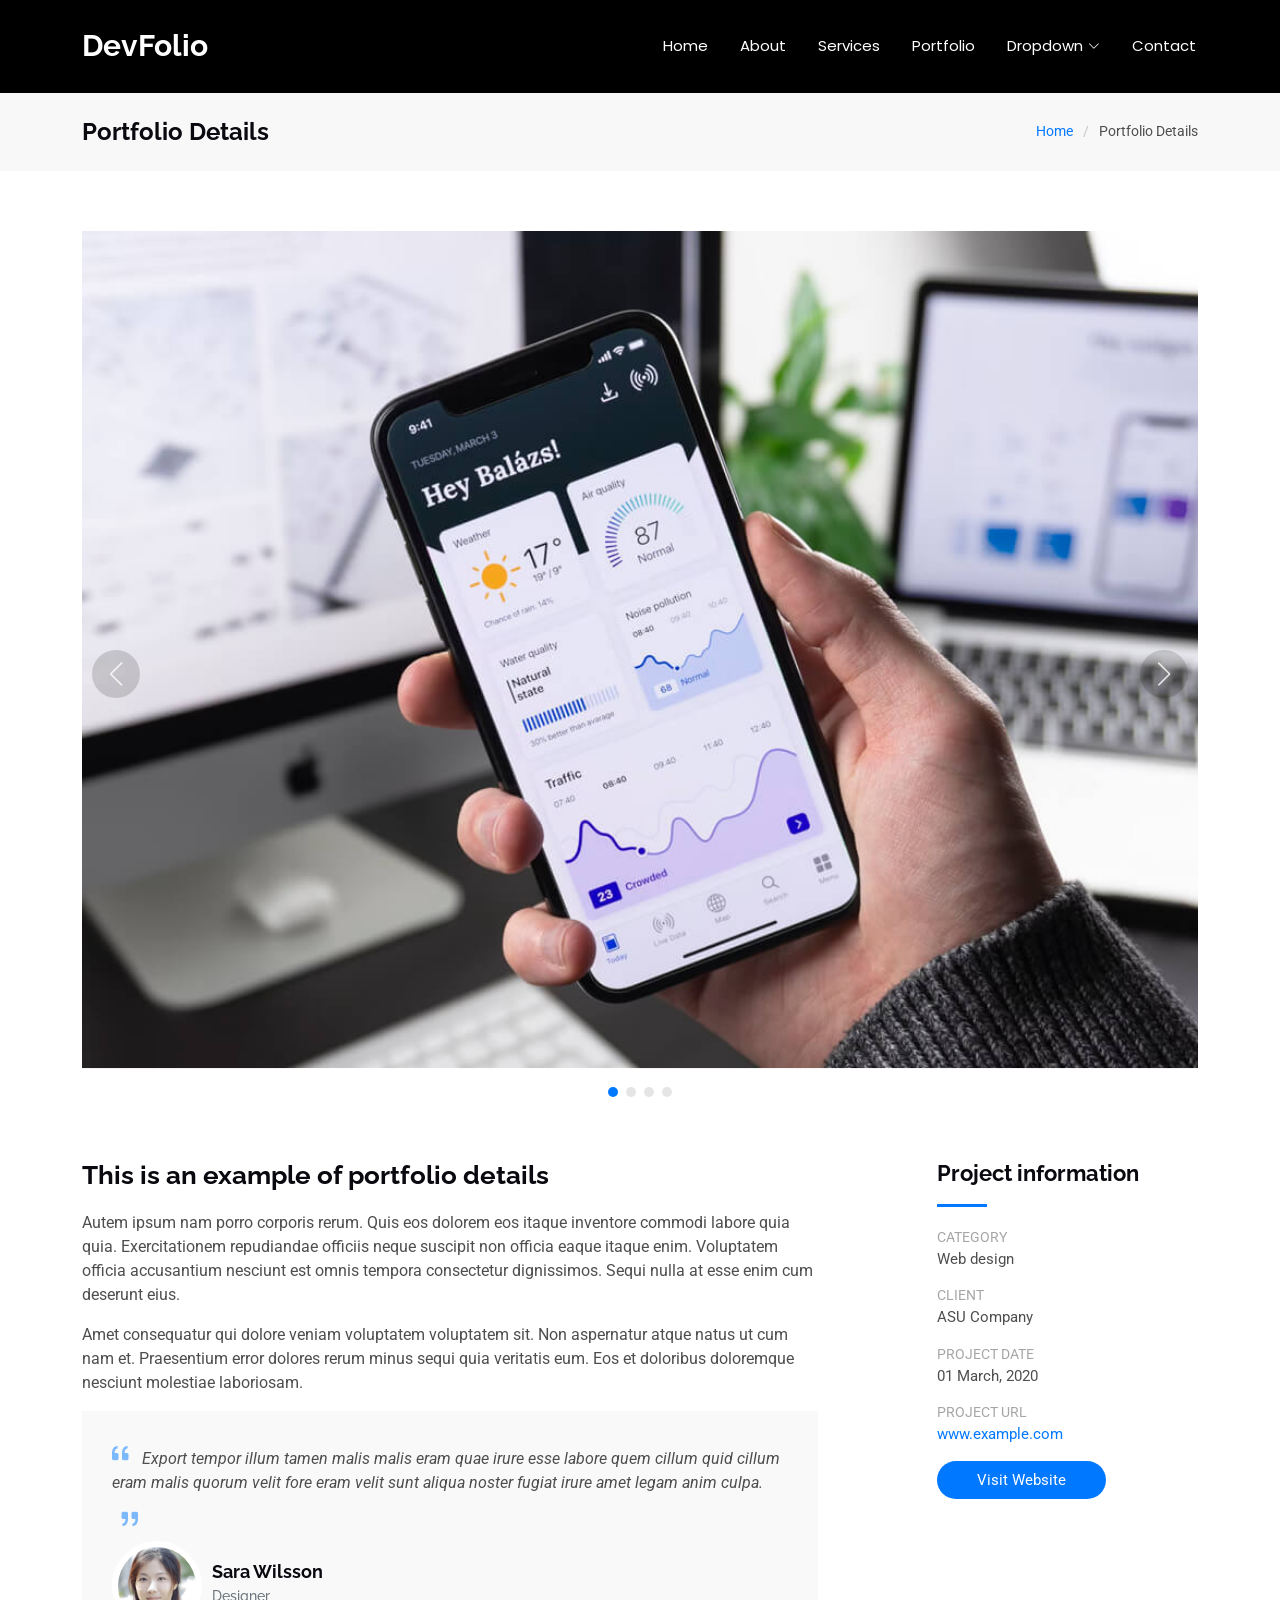
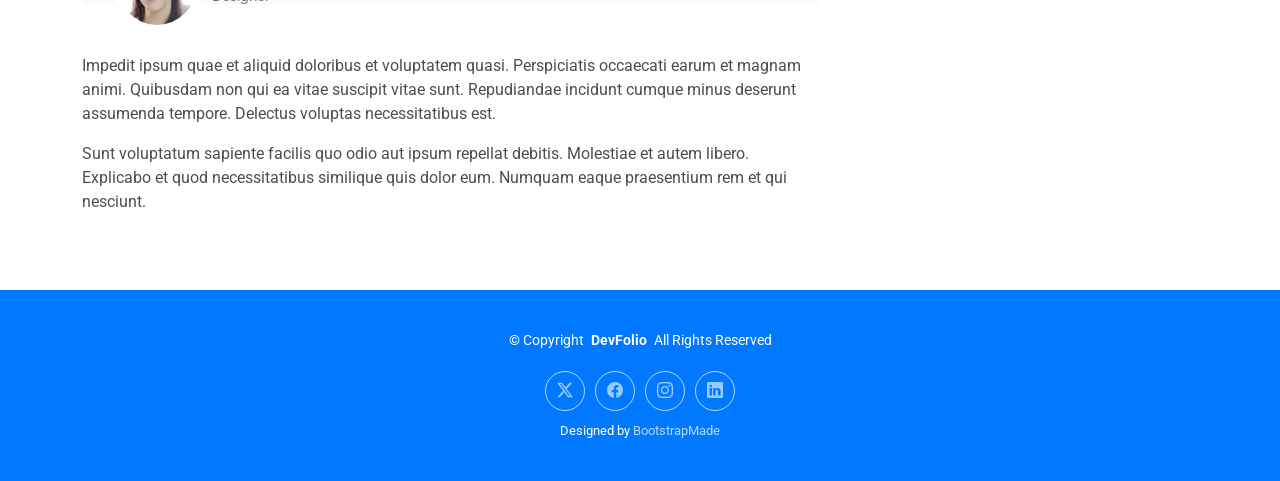
<file: docs/portfolio-details.html>
<!DOCTYPE html>
<html lang="en">

<head>
  <meta charset="utf-8">
  <meta content="width=device-width, initial-scale=1.0" name="viewport">
  <title>Portfolio Details - DevFolio Bootstrap Template</title>
  <meta name="description" content="">
  <meta name="keywords" content="">

  <!-- Favicons -->
  <link href="assets/img/favicon.png" rel="icon">
  <link href="assets/img/apple-touch-icon.png" rel="apple-touch-icon">

  <!-- Fonts -->
  <link href="https://fonts.googleapis.com" rel="preconnect">
  <link href="https://fonts.gstatic.com" rel="preconnect" crossorigin>
  <link href="https://fonts.googleapis.com/css2?family=Roboto:ital,wght@0,100;0,300;0,400;0,500;0,700;0,900;1,100;1,300;1,400;1,500;1,700;1,900&family=Poppins:ital,wght@0,100;0,200;0,300;0,400;0,500;0,600;0,700;0,800;0,900;1,100;1,200;1,300;1,400;1,500;1,600;1,700;1,800;1,900&family=Raleway:ital,wght@0,100;0,200;0,300;0,400;0,500;0,600;0,700;0,800;0,900;1,100;1,200;1,300;1,400;1,500;1,600;1,700;1,800;1,900&display=swap" rel="stylesheet">

  <!-- Vendor CSS Files -->
  <link href="assets/vendor/bootstrap/css/bootstrap.min.css" rel="stylesheet">
  <link href="assets/vendor/bootstrap-icons/bootstrap-icons.css" rel="stylesheet">
  <link href="assets/vendor/aos/aos.css" rel="stylesheet">
  <link href="assets/vendor/glightbox/css/glightbox.min.css" rel="stylesheet">
  <link href="assets/vendor/swiper/swiper-bundle.min.css" rel="stylesheet">

  <!-- Main CSS File -->
  <link href="assets/css/main.css" rel="stylesheet">

  <!-- =======================================================
  * Template Name: DevFolio
  * Template URL: https://bootstrapmade.com/devfolio-bootstrap-portfolio-html-template/
  * Updated: Aug 07 2024 with Bootstrap v5.3.3
  * Author: BootstrapMade.com
  * License: https://bootstrapmade.com/license/
  ======================================================== -->
</head>

<body class="portfolio-details-page">

  <header id="header" class="header d-flex align-items-center sticky-top">
    <div class="container-fluid container-xl position-relative d-flex align-items-center justify-content-between">

      <a href="index.html" class="logo d-flex align-items-center">
        <!-- Uncomment the line below if you also wish to use an image logo -->
        <!-- <img src="assets/img/logo.png" alt=""> -->
        <h1 class="sitename">DevFolio</h1>
      </a>

      <nav id="navmenu" class="navmenu">
        <ul>
          <li><a href="#hero">Home<br></a></li>
          <li><a href="#about">About</a></li>
          <li><a href="#services">Services</a></li>
          <li><a href="#portfolio">Portfolio</a></li>
          <li class="dropdown"><a href="#"><span>Dropdown</span> <i class="bi bi-chevron-down toggle-dropdown"></i></a>
            <ul>
              <li><a href="#">Dropdown 1</a></li>
              <li class="dropdown"><a href="#"><span>Deep Dropdown</span> <i class="bi bi-chevron-down toggle-dropdown"></i></a>
                <ul>
                  <li><a href="#">Deep Dropdown 1</a></li>
                  <li><a href="#">Deep Dropdown 2</a></li>
                  <li><a href="#">Deep Dropdown 3</a></li>
                  <li><a href="#">Deep Dropdown 4</a></li>
                  <li><a href="#">Deep Dropdown 5</a></li>
                </ul>
              </li>
              <li><a href="#">Dropdown 2</a></li>
              <li><a href="#">Dropdown 3</a></li>
              <li><a href="#">Dropdown 4</a></li>
            </ul>
          </li>
          <li><a href="#contact">Contact</a></li>
        </ul>
        <i class="mobile-nav-toggle d-xl-none bi bi-list"></i>
      </nav>

    </div>
  </header>

  <main class="main">

    <!-- Page Title -->
    <div class="page-title" data-aos="fade">
      <div class="container d-lg-flex justify-content-between align-items-center">
        <h1 class="mb-2 mb-lg-0">Portfolio Details</h1>
        <nav class="breadcrumbs">
          <ol>
            <li><a href="index.html">Home</a></li>
            <li class="current">Portfolio Details</li>
          </ol>
        </nav>
      </div>
    </div><!-- End Page Title -->

    <!-- Portfolio Details Section -->
    <section id="portfolio-details" class="portfolio-details section">

      <div class="container" data-aos="fade-up">

        <div class="portfolio-details-slider swiper init-swiper">
          <script type="application/json" class="swiper-config">
            {
              "loop": true,
              "speed": 600,
              "autoplay": {
                "delay": 5000
              },
              "slidesPerView": "auto",
              "navigation": {
                "nextEl": ".swiper-button-next",
                "prevEl": ".swiper-button-prev"
              },
              "pagination": {
                "el": ".swiper-pagination",
                "type": "bullets",
                "clickable": true
              }
            }
          </script>
          <div class="swiper-wrapper align-items-center">

            <div class="swiper-slide">
              <img src="assets/img/portfolio/app-1.jpg" alt="">
            </div>

            <div class="swiper-slide">
              <img src="assets/img/portfolio/product-1.jpg" alt="">
            </div>

            <div class="swiper-slide">
              <img src="assets/img/portfolio/branding-1.jpg" alt="">
            </div>

            <div class="swiper-slide">
              <img src="assets/img/portfolio/books-1.jpg" alt="">
            </div>

          </div>
          <div class="swiper-button-prev"></div>
          <div class="swiper-button-next"></div>
          <div class="swiper-pagination"></div>
        </div>

        <div class="row justify-content-between gy-4 mt-4">

          <div class="col-lg-8" data-aos="fade-up">
            <div class="portfolio-description">
              <h2>This is an example of portfolio details</h2>
              <p>
                Autem ipsum nam porro corporis rerum. Quis eos dolorem eos itaque inventore commodi labore quia quia. Exercitationem repudiandae officiis neque suscipit non officia eaque itaque enim. Voluptatem officia accusantium nesciunt est omnis tempora consectetur dignissimos. Sequi nulla at esse enim cum deserunt eius.
              </p>
              <p>
                Amet consequatur qui dolore veniam voluptatem voluptatem sit. Non aspernatur atque natus ut cum nam et. Praesentium error dolores rerum minus sequi quia veritatis eum. Eos et doloribus doloremque nesciunt molestiae laboriosam.
              </p>

              <div class="testimonial-item">
                <p>
                  <i class="bi bi-quote quote-icon-left"></i>
                  <span>Export tempor illum tamen malis malis eram quae irure esse labore quem cillum quid cillum eram malis quorum velit fore eram velit sunt aliqua noster fugiat irure amet legam anim culpa.</span>
                  <i class="bi bi-quote quote-icon-right"></i>
                </p>
                <div>
                  <img src="assets/img/testimonials/testimonials-2.jpg" class="testimonial-img" alt="">
                  <h3>Sara Wilsson</h3>
                  <h4>Designer</h4>
                </div>
              </div>

              <p>
                Impedit ipsum quae et aliquid doloribus et voluptatem quasi. Perspiciatis occaecati earum et magnam animi. Quibusdam non qui ea vitae suscipit vitae sunt. Repudiandae incidunt cumque minus deserunt assumenda tempore. Delectus voluptas necessitatibus est.
              </p>

              <p>
                Sunt voluptatum sapiente facilis quo odio aut ipsum repellat debitis. Molestiae et autem libero. Explicabo et quod necessitatibus similique quis dolor eum. Numquam eaque praesentium rem et qui nesciunt.
              </p>

            </div>
          </div>

          <div class="col-lg-3" data-aos="fade-up" data-aos-delay="100">
            <div class="portfolio-info">
              <h3>Project information</h3>
              <ul>
                <li><strong>Category</strong> Web design</li>
                <li><strong>Client</strong> ASU Company</li>
                <li><strong>Project date</strong> 01 March, 2020</li>
                <li><strong>Project URL</strong> <a href="#">www.example.com</a></li>
                <li><a href="#" class="btn-visit align-self-start">Visit Website</a></li>
              </ul>
            </div>
          </div>

        </div>

      </div>

    </section><!-- /Portfolio Details Section -->

  </main>

  <footer id="footer" class="footer accent-background">

    <div class="container">
      <div class="copyright text-center ">
        <p>© <span>Copyright</span> <strong class="px-1 sitename">DevFolio</strong> <span>All Rights Reserved</span></p>
      </div>
      <div class="social-links d-flex justify-content-center">
        <a href=""><i class="bi bi-twitter-x"></i></a>
        <a href=""><i class="bi bi-facebook"></i></a>
        <a href=""><i class="bi bi-instagram"></i></a>
        <a href=""><i class="bi bi-linkedin"></i></a>
      </div>
      <div class="credits">
        <!-- All the links in the footer should remain intact. -->
        <!-- You can delete the links only if you've purchased the pro version. -->
        <!-- Licensing information: https://bootstrapmade.com/license/ -->
        <!-- Purchase the pro version with working PHP/AJAX contact form: [buy-url] -->
        Designed by <a href="https://bootstrapmade.com/">BootstrapMade</a>
      </div>
    </div>

  </footer>

  <!-- Scroll Top -->
  <a href="#" id="scroll-top" class="scroll-top d-flex align-items-center justify-content-center"><i class="bi bi-arrow-up-short"></i></a>

  <!-- Preloader -->
  <div id="preloader"></div>

  <!-- Vendor JS Files -->
  <script src="assets/vendor/bootstrap/js/bootstrap.bundle.min.js"></script>
  <script src="assets/vendor/php-email-form/validate.js"></script>
  <script src="assets/vendor/aos/aos.js"></script>
  <script src="assets/vendor/typed.js/typed.umd.js"></script>
  <script src="assets/vendor/waypoints/noframework.waypoints.js"></script>
  <script src="assets/vendor/purecounter/purecounter_vanilla.js"></script>
  <script src="assets/vendor/glightbox/js/glightbox.min.js"></script>
  <script src="assets/vendor/imagesloaded/imagesloaded.pkgd.min.js"></script>
  <script src="assets/vendor/isotope-layout/isotope.pkgd.min.js"></script>
  <script src="assets/vendor/swiper/swiper-bundle.min.js"></script>

  <!-- Main JS File -->
  <script src="assets/js/main.js"></script>

</body>

</html>
</file>
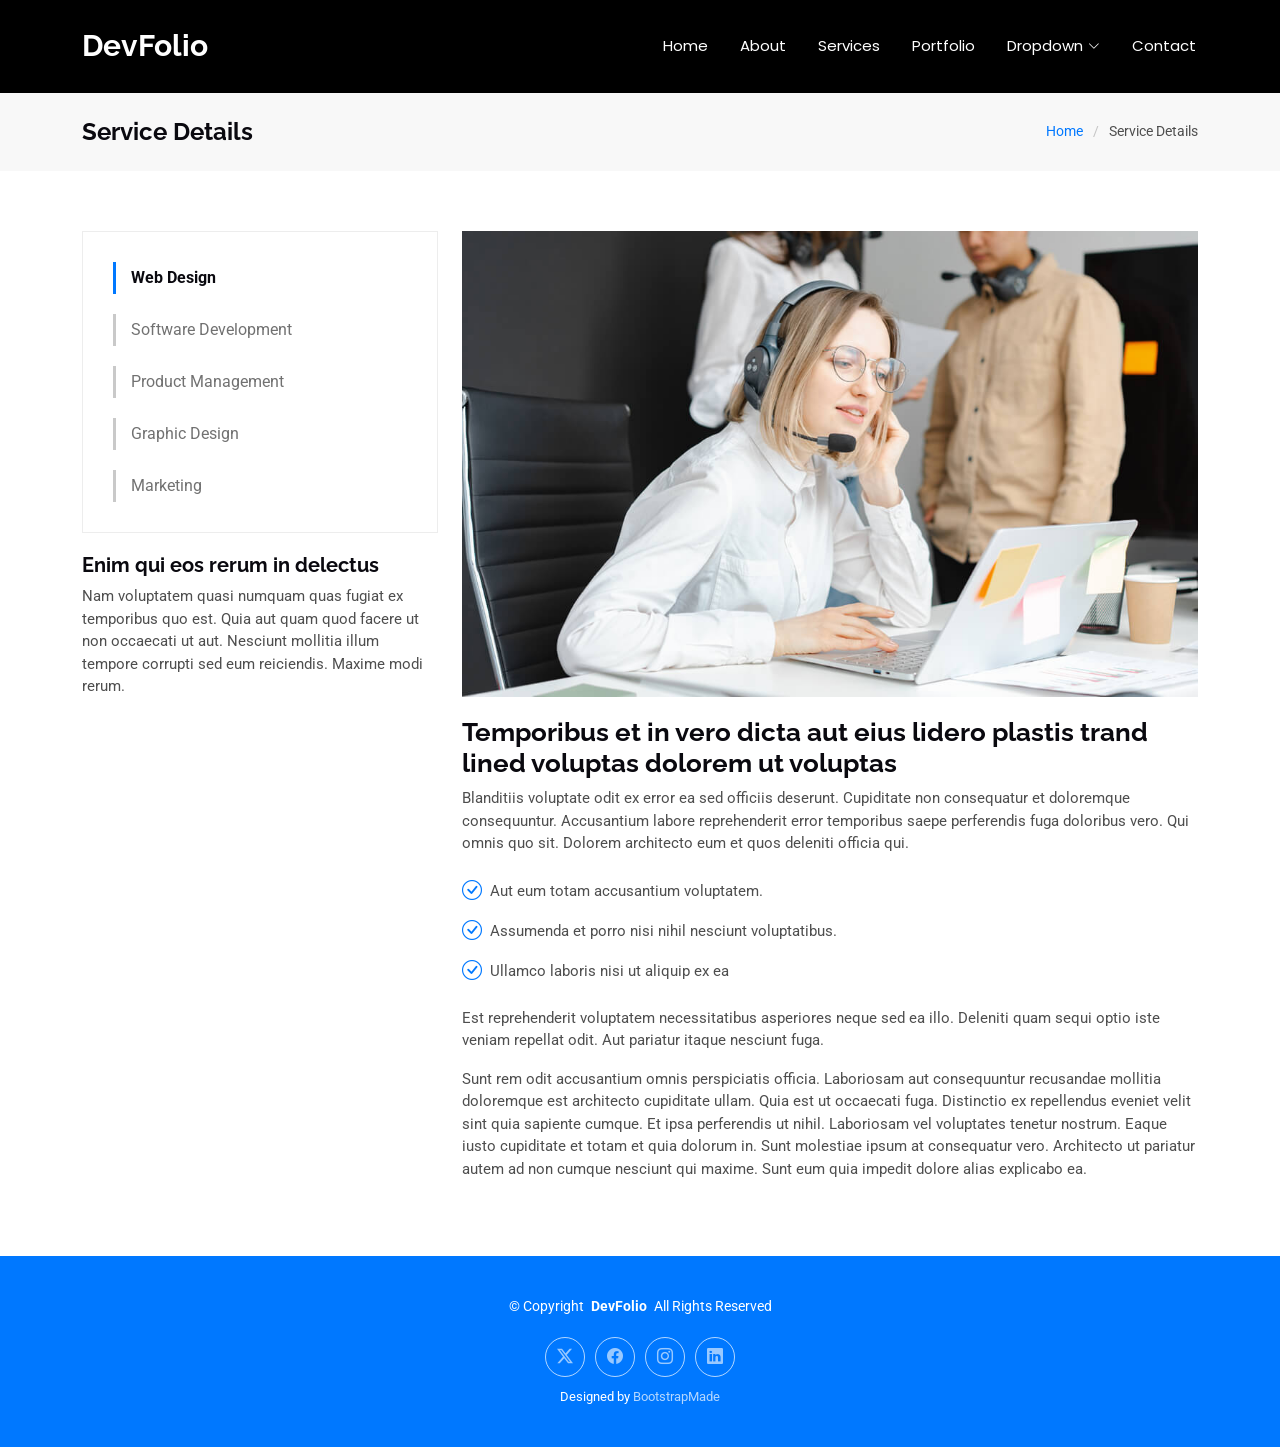
<file: docs/service-details.html>
<!DOCTYPE html>
<html lang="en">

<head>
  <meta charset="utf-8">
  <meta content="width=device-width, initial-scale=1.0" name="viewport">
  <title>Service Details - DevFolio Bootstrap Template</title>
  <meta name="description" content="">
  <meta name="keywords" content="">

  <!-- Favicons -->
  <link href="assets/img/favicon.png" rel="icon">
  <link href="assets/img/apple-touch-icon.png" rel="apple-touch-icon">

  <!-- Fonts -->
  <link href="https://fonts.googleapis.com" rel="preconnect">
  <link href="https://fonts.gstatic.com" rel="preconnect" crossorigin>
  <link href="https://fonts.googleapis.com/css2?family=Roboto:ital,wght@0,100;0,300;0,400;0,500;0,700;0,900;1,100;1,300;1,400;1,500;1,700;1,900&family=Poppins:ital,wght@0,100;0,200;0,300;0,400;0,500;0,600;0,700;0,800;0,900;1,100;1,200;1,300;1,400;1,500;1,600;1,700;1,800;1,900&family=Raleway:ital,wght@0,100;0,200;0,300;0,400;0,500;0,600;0,700;0,800;0,900;1,100;1,200;1,300;1,400;1,500;1,600;1,700;1,800;1,900&display=swap" rel="stylesheet">

  <!-- Vendor CSS Files -->
  <link href="assets/vendor/bootstrap/css/bootstrap.min.css" rel="stylesheet">
  <link href="assets/vendor/bootstrap-icons/bootstrap-icons.css" rel="stylesheet">
  <link href="assets/vendor/aos/aos.css" rel="stylesheet">
  <link href="assets/vendor/glightbox/css/glightbox.min.css" rel="stylesheet">
  <link href="assets/vendor/swiper/swiper-bundle.min.css" rel="stylesheet">

  <!-- Main CSS File -->
  <link href="assets/css/main.css" rel="stylesheet">

  <!-- =======================================================
  * Template Name: DevFolio
  * Template URL: https://bootstrapmade.com/devfolio-bootstrap-portfolio-html-template/
  * Updated: Aug 07 2024 with Bootstrap v5.3.3
  * Author: BootstrapMade.com
  * License: https://bootstrapmade.com/license/
  ======================================================== -->
</head>

<body class="service-details-page">

  <header id="header" class="header d-flex align-items-center sticky-top">
    <div class="container-fluid container-xl position-relative d-flex align-items-center justify-content-between">

      <a href="index.html" class="logo d-flex align-items-center">
        <!-- Uncomment the line below if you also wish to use an image logo -->
        <!-- <img src="assets/img/logo.png" alt=""> -->
        <h1 class="sitename">DevFolio</h1>
      </a>

      <nav id="navmenu" class="navmenu">
        <ul>
          <li><a href="#hero">Home<br></a></li>
          <li><a href="#about">About</a></li>
          <li><a href="#services">Services</a></li>
          <li><a href="#portfolio">Portfolio</a></li>
          <li class="dropdown"><a href="#"><span>Dropdown</span> <i class="bi bi-chevron-down toggle-dropdown"></i></a>
            <ul>
              <li><a href="#">Dropdown 1</a></li>
              <li class="dropdown"><a href="#"><span>Deep Dropdown</span> <i class="bi bi-chevron-down toggle-dropdown"></i></a>
                <ul>
                  <li><a href="#">Deep Dropdown 1</a></li>
                  <li><a href="#">Deep Dropdown 2</a></li>
                  <li><a href="#">Deep Dropdown 3</a></li>
                  <li><a href="#">Deep Dropdown 4</a></li>
                  <li><a href="#">Deep Dropdown 5</a></li>
                </ul>
              </li>
              <li><a href="#">Dropdown 2</a></li>
              <li><a href="#">Dropdown 3</a></li>
              <li><a href="#">Dropdown 4</a></li>
            </ul>
          </li>
          <li><a href="#contact">Contact</a></li>
        </ul>
        <i class="mobile-nav-toggle d-xl-none bi bi-list"></i>
      </nav>

    </div>
  </header>

  <main class="main">

    <!-- Page Title -->
    <div class="page-title" data-aos="fade">
      <div class="container d-lg-flex justify-content-between align-items-center">
        <h1 class="mb-2 mb-lg-0">Service Details</h1>
        <nav class="breadcrumbs">
          <ol>
            <li><a href="index.html">Home</a></li>
            <li class="current">Service Details</li>
          </ol>
        </nav>
      </div>
    </div><!-- End Page Title -->

    <!-- Service Details Section -->
    <section id="service-details" class="service-details section">

      <div class="container">

        <div class="row gy-4">

          <div class="col-lg-4" data-aos="fade-up" data-aos-delay="100">
            <div class="services-list">
              <a href="#" class="active">Web Design</a>
              <a href="#">Software Development</a>
              <a href="#">Product Management</a>
              <a href="#">Graphic Design</a>
              <a href="#">Marketing</a>
            </div>

            <h4>Enim qui eos rerum in delectus</h4>
            <p>Nam voluptatem quasi numquam quas fugiat ex temporibus quo est. Quia aut quam quod facere ut non occaecati ut aut. Nesciunt mollitia illum tempore corrupti sed eum reiciendis. Maxime modi rerum.</p>
          </div>

          <div class="col-lg-8" data-aos="fade-up" data-aos-delay="200">
            <img src="assets/img/services.jpg" alt="" class="img-fluid services-img">
            <h3>Temporibus et in vero dicta aut eius lidero plastis trand lined voluptas dolorem ut voluptas</h3>
            <p>
              Blanditiis voluptate odit ex error ea sed officiis deserunt. Cupiditate non consequatur et doloremque consequuntur. Accusantium labore reprehenderit error temporibus saepe perferendis fuga doloribus vero. Qui omnis quo sit. Dolorem architecto eum et quos deleniti officia qui.
            </p>
            <ul>
              <li><i class="bi bi-check-circle"></i> <span>Aut eum totam accusantium voluptatem.</span></li>
              <li><i class="bi bi-check-circle"></i> <span>Assumenda et porro nisi nihil nesciunt voluptatibus.</span></li>
              <li><i class="bi bi-check-circle"></i> <span>Ullamco laboris nisi ut aliquip ex ea</span></li>
            </ul>
            <p>
              Est reprehenderit voluptatem necessitatibus asperiores neque sed ea illo. Deleniti quam sequi optio iste veniam repellat odit. Aut pariatur itaque nesciunt fuga.
            </p>
            <p>
              Sunt rem odit accusantium omnis perspiciatis officia. Laboriosam aut consequuntur recusandae mollitia doloremque est architecto cupiditate ullam. Quia est ut occaecati fuga. Distinctio ex repellendus eveniet velit sint quia sapiente cumque. Et ipsa perferendis ut nihil. Laboriosam vel voluptates tenetur nostrum. Eaque iusto cupiditate et totam et quia dolorum in. Sunt molestiae ipsum at consequatur vero. Architecto ut pariatur autem ad non cumque nesciunt qui maxime. Sunt eum quia impedit dolore alias explicabo ea.
            </p>
          </div>

        </div>

      </div>

    </section><!-- /Service Details Section -->

  </main>

  <footer id="footer" class="footer accent-background">

    <div class="container">
      <div class="copyright text-center ">
        <p>© <span>Copyright</span> <strong class="px-1 sitename">DevFolio</strong> <span>All Rights Reserved</span></p>
      </div>
      <div class="social-links d-flex justify-content-center">
        <a href=""><i class="bi bi-twitter-x"></i></a>
        <a href=""><i class="bi bi-facebook"></i></a>
        <a href=""><i class="bi bi-instagram"></i></a>
        <a href=""><i class="bi bi-linkedin"></i></a>
      </div>
      <div class="credits">
        <!-- All the links in the footer should remain intact. -->
        <!-- You can delete the links only if you've purchased the pro version. -->
        <!-- Licensing information: https://bootstrapmade.com/license/ -->
        <!-- Purchase the pro version with working PHP/AJAX contact form: [buy-url] -->
        Designed by <a href="https://bootstrapmade.com/">BootstrapMade</a>
      </div>
    </div>

  </footer>

  <!-- Scroll Top -->
  <a href="#" id="scroll-top" class="scroll-top d-flex align-items-center justify-content-center"><i class="bi bi-arrow-up-short"></i></a>

  <!-- Preloader -->
  <div id="preloader"></div>

  <!-- Vendor JS Files -->
  <script src="assets/vendor/bootstrap/js/bootstrap.bundle.min.js"></script>
  <script src="assets/vendor/php-email-form/validate.js"></script>
  <script src="assets/vendor/aos/aos.js"></script>
  <script src="assets/vendor/typed.js/typed.umd.js"></script>
  <script src="assets/vendor/waypoints/noframework.waypoints.js"></script>
  <script src="assets/vendor/purecounter/purecounter_vanilla.js"></script>
  <script src="assets/vendor/glightbox/js/glightbox.min.js"></script>
  <script src="assets/vendor/imagesloaded/imagesloaded.pkgd.min.js"></script>
  <script src="assets/vendor/isotope-layout/isotope.pkgd.min.js"></script>
  <script src="assets/vendor/swiper/swiper-bundle.min.js"></script>

  <!-- Main JS File -->
  <script src="assets/js/main.js"></script>

</body>

</html>
</file>
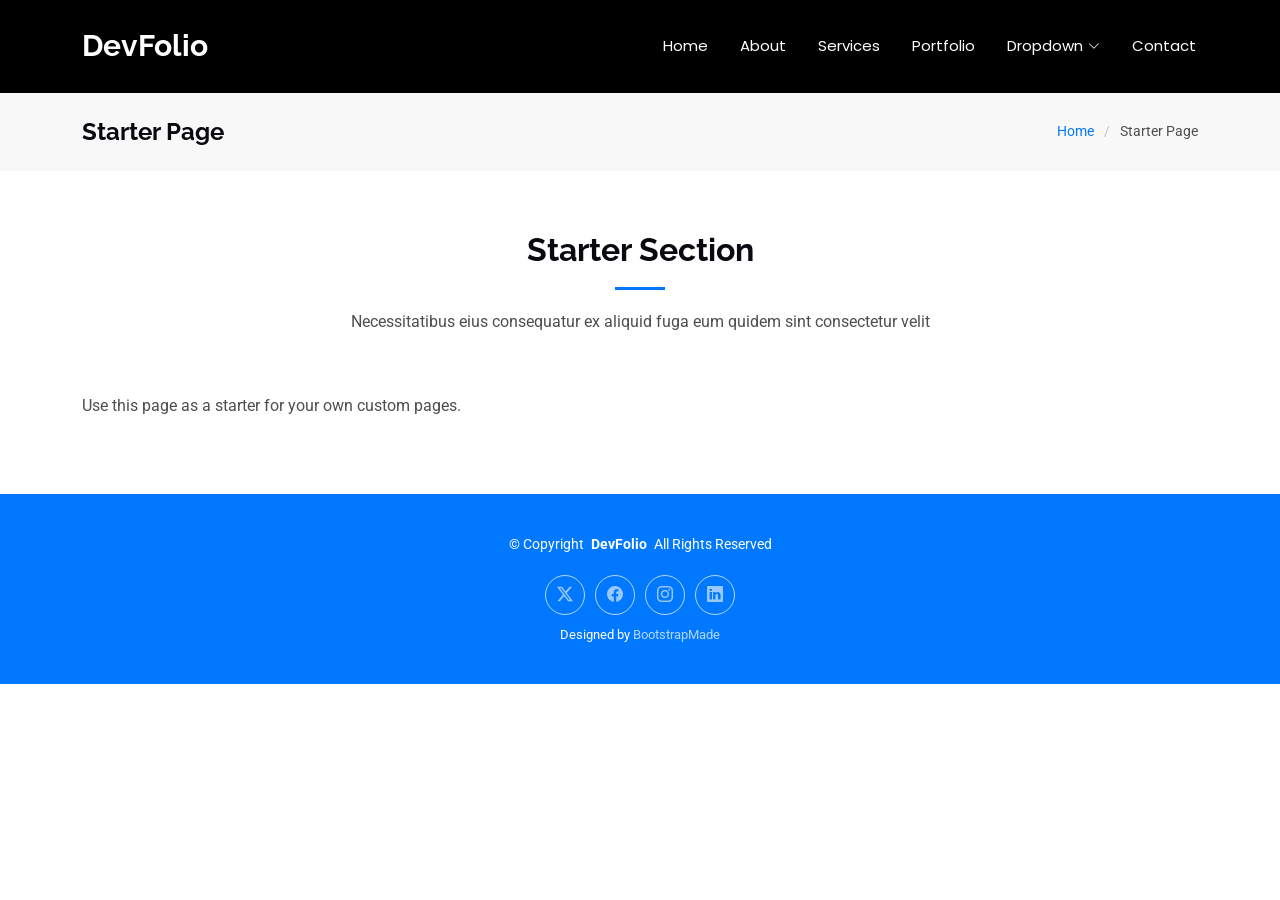
<file: docs/starter-page.html>
<!DOCTYPE html>
<html lang="en">

<head>
  <meta charset="utf-8">
  <meta content="width=device-width, initial-scale=1.0" name="viewport">
  <title>Starter Page - DevFolio Bootstrap Template</title>
  <meta name="description" content="">
  <meta name="keywords" content="">

  <!-- Favicons -->
  <link href="assets/img/favicon.png" rel="icon">
  <link href="assets/img/apple-touch-icon.png" rel="apple-touch-icon">

  <!-- Fonts -->
  <link href="https://fonts.googleapis.com" rel="preconnect">
  <link href="https://fonts.gstatic.com" rel="preconnect" crossorigin>
  <link href="https://fonts.googleapis.com/css2?family=Roboto:ital,wght@0,100;0,300;0,400;0,500;0,700;0,900;1,100;1,300;1,400;1,500;1,700;1,900&family=Poppins:ital,wght@0,100;0,200;0,300;0,400;0,500;0,600;0,700;0,800;0,900;1,100;1,200;1,300;1,400;1,500;1,600;1,700;1,800;1,900&family=Raleway:ital,wght@0,100;0,200;0,300;0,400;0,500;0,600;0,700;0,800;0,900;1,100;1,200;1,300;1,400;1,500;1,600;1,700;1,800;1,900&display=swap" rel="stylesheet">

  <!-- Vendor CSS Files -->
  <link href="assets/vendor/bootstrap/css/bootstrap.min.css" rel="stylesheet">
  <link href="assets/vendor/bootstrap-icons/bootstrap-icons.css" rel="stylesheet">
  <link href="assets/vendor/aos/aos.css" rel="stylesheet">
  <link href="assets/vendor/glightbox/css/glightbox.min.css" rel="stylesheet">
  <link href="assets/vendor/swiper/swiper-bundle.min.css" rel="stylesheet">

  <!-- Main CSS File -->
  <link href="assets/css/main.css" rel="stylesheet">

  <!-- =======================================================
  * Template Name: DevFolio
  * Template URL: https://bootstrapmade.com/devfolio-bootstrap-portfolio-html-template/
  * Updated: Aug 07 2024 with Bootstrap v5.3.3
  * Author: BootstrapMade.com
  * License: https://bootstrapmade.com/license/
  ======================================================== -->
</head>

<body class="starter-page-page">

  <header id="header" class="header d-flex align-items-center sticky-top">
    <div class="container-fluid container-xl position-relative d-flex align-items-center justify-content-between">

      <a href="index.html" class="logo d-flex align-items-center">
        <!-- Uncomment the line below if you also wish to use an image logo -->
        <!-- <img src="assets/img/logo.png" alt=""> -->
        <h1 class="sitename">DevFolio</h1>
      </a>

      <nav id="navmenu" class="navmenu">
        <ul>
          <li><a href="#hero">Home<br></a></li>
          <li><a href="#about">About</a></li>
          <li><a href="#services">Services</a></li>
          <li><a href="#portfolio">Portfolio</a></li>
          <li class="dropdown"><a href="#"><span>Dropdown</span> <i class="bi bi-chevron-down toggle-dropdown"></i></a>
            <ul>
              <li><a href="#">Dropdown 1</a></li>
              <li class="dropdown"><a href="#"><span>Deep Dropdown</span> <i class="bi bi-chevron-down toggle-dropdown"></i></a>
                <ul>
                  <li><a href="#">Deep Dropdown 1</a></li>
                  <li><a href="#">Deep Dropdown 2</a></li>
                  <li><a href="#">Deep Dropdown 3</a></li>
                  <li><a href="#">Deep Dropdown 4</a></li>
                  <li><a href="#">Deep Dropdown 5</a></li>
                </ul>
              </li>
              <li><a href="#">Dropdown 2</a></li>
              <li><a href="#">Dropdown 3</a></li>
              <li><a href="#">Dropdown 4</a></li>
            </ul>
          </li>
          <li><a href="#contact">Contact</a></li>
        </ul>
        <i class="mobile-nav-toggle d-xl-none bi bi-list"></i>
      </nav>

    </div>
  </header>

  <main class="main">

    <!-- Page Title -->
    <div class="page-title" data-aos="fade">
      <div class="container d-lg-flex justify-content-between align-items-center">
        <h1 class="mb-2 mb-lg-0">Starter Page</h1>
        <nav class="breadcrumbs">
          <ol>
            <li><a href="index.html">Home</a></li>
            <li class="current">Starter Page</li>
          </ol>
        </nav>
      </div>
    </div><!-- End Page Title -->

    <!-- Starter Section Section -->
    <section id="starter-section" class="starter-section section">

      <!-- Section Title -->
      <div class="container section-title" data-aos="fade-up">
        <h2>Starter Section</h2>
        <p>Necessitatibus eius consequatur ex aliquid fuga eum quidem sint consectetur velit</p>
      </div><!-- End Section Title -->

      <div class="container" data-aos="fade-up">
        <p>Use this page as a starter for your own custom pages.</p>
      </div>

    </section><!-- /Starter Section Section -->

  </main>

  <footer id="footer" class="footer accent-background">

    <div class="container">
      <div class="copyright text-center ">
        <p>© <span>Copyright</span> <strong class="px-1 sitename">DevFolio</strong> <span>All Rights Reserved</span></p>
      </div>
      <div class="social-links d-flex justify-content-center">
        <a href=""><i class="bi bi-twitter-x"></i></a>
        <a href=""><i class="bi bi-facebook"></i></a>
        <a href=""><i class="bi bi-instagram"></i></a>
        <a href=""><i class="bi bi-linkedin"></i></a>
      </div>
      <div class="credits">
        <!-- All the links in the footer should remain intact. -->
        <!-- You can delete the links only if you've purchased the pro version. -->
        <!-- Licensing information: https://bootstrapmade.com/license/ -->
        <!-- Purchase the pro version with working PHP/AJAX contact form: [buy-url] -->
        Designed by <a href="https://bootstrapmade.com/">BootstrapMade</a>
      </div>
    </div>

  </footer>

  <!-- Scroll Top -->
  <a href="#" id="scroll-top" class="scroll-top d-flex align-items-center justify-content-center"><i class="bi bi-arrow-up-short"></i></a>

  <!-- Preloader -->
  <div id="preloader"></div>

  <!-- Vendor JS Files -->
  <script src="assets/vendor/bootstrap/js/bootstrap.bundle.min.js"></script>
  <script src="assets/vendor/php-email-form/validate.js"></script>
  <script src="assets/vendor/aos/aos.js"></script>
  <script src="assets/vendor/typed.js/typed.umd.js"></script>
  <script src="assets/vendor/waypoints/noframework.waypoints.js"></script>
  <script src="assets/vendor/purecounter/purecounter_vanilla.js"></script>
  <script src="assets/vendor/glightbox/js/glightbox.min.js"></script>
  <script src="assets/vendor/imagesloaded/imagesloaded.pkgd.min.js"></script>
  <script src="assets/vendor/isotope-layout/isotope.pkgd.min.js"></script>
  <script src="assets/vendor/swiper/swiper-bundle.min.js"></script>

  <!-- Main JS File -->
  <script src="assets/js/main.js"></script>

</body>

</html>
</file>
<file: docs/assets/css/theme.css>
/* ==========================================================================
   EDITORIAL MOTION THEME  —  loaded after main.css
   Visual layer only: same markup, same sections, same content.
   Palette taken from the reference page (DevFolio main.css):
   white / #f4f8fd page, #0a090f headings, #4e4e4e body, #0078ff accent,
   #060606 dark hero band, #0078ff accent bands.
   ========================================================================== */

:root {
  --ink: #f4f8fd;          /* page background */
  --ink-soft: #e8f1ff;     /* tinted band */
  --ink-card: #ffffff;     /* card surface */
  --ink-card-2: #f5f8ff;   /* card surface, hover */
  --line: rgba(10, 9, 15, 0.1);
  --line-strong: rgba(10, 9, 15, 0.22);
  --paper: #0a090f;        /* headings */
  --paper-2: #4e4e4e;      /* body copy */
  --paper-3: #55657a;      /* muted copy */
  --acid: #0078ff;         /* accent */
  --ember: #0078ff;
  --ease: cubic-bezier(0.22, 1, 0.36, 1);
  --ease-io: cubic-bezier(0.65, 0, 0.35, 1);
  --shell: clamp(1.15rem, 4vw, 4.5rem);
}

/* ---- template token overrides ------------------------------------------- */
:root {
  --default-font: "Roboto", system-ui, -apple-system, "Segoe UI", Roboto,
    "Helvetica Neue", Arial, sans-serif;
  --heading-font: "Raleway", "Roboto", system-ui, sans-serif;
  --nav-font: "Poppins", sans-serif;

  --background-color: var(--ink);
  --default-color: var(--paper-2);
  --heading-color: var(--paper);
  --accent-color: var(--acid);
  --surface-color: var(--ink-card);
  --contrast-color: #ffffff;

  --nav-color: var(--paper);
  --nav-hover-color: var(--acid);
  --nav-mobile-background-color: var(--ink);
  --nav-dropdown-background-color: var(--ink-card);
  --nav-dropdown-color: var(--paper-2);
  --nav-dropdown-hover-color: var(--acid);
}

/* ---- photo / accent bands: light-on-dark text, reference colours --------- */
.hero,
.stats,
.testimonials,
.footer {
  --paper: #ffffff;
  --paper-2: rgba(255, 255, 255, 0.86);
  --paper-3: rgba(255, 255, 255, 0.82);
  --line: rgba(255, 255, 255, 0.18);
  --line-strong: rgba(255, 255, 255, 0.36);
  --ink-card: rgba(255, 255, 255, 0.08);
  --ink-card-2: rgba(255, 255, 255, 0.14);
  --acid: #ffffff;
  --default-color: rgba(255, 255, 255, 0.86);
  --heading-color: #ffffff;
  --contrast-color: #ffffff;
}

/* dark hero photo band (reference: .dark-background) */
.hero {
  --ink: #060606;
  --background-color: #060606;
  --surface-color: #252525;
}

/* blue accent bands (reference: .accent-background) */
.stats,
.testimonials,
.footer {
  --ink: #0078ff;
  --background-color: #0078ff;
  --surface-color: #3393ff;
}

/* ---- base --------------------------------------------------------------- */
html {
  scroll-behavior: smooth;
  -webkit-text-size-adjust: 100%;
}

body {
  background-color: var(--ink);
  background-image:
    radial-gradient(ellipse at 8% 24%, #d7eaff, transparent 45%),
    radial-gradient(ellipse at 92% 68%, #dce5ff, transparent 46%);
  color: var(--paper-2);
  font-family: var(--default-font);
  font-size: 16px;
  line-height: 1.65;
  letter-spacing: 0.005em;
  -webkit-font-smoothing: antialiased;
  -moz-osx-font-smoothing: grayscale;
  overflow-x: hidden;
}

/* film grain */
body::after {
  content: "";
  position: fixed;
  inset: 0;
  z-index: 9998;
  pointer-events: none;
  opacity: 0.035;
  mix-blend-mode: multiply;
  background-image: url("data:image/svg+xml,%3Csvg xmlns='http://www.w3.org/2000/svg' width='180' height='180'%3E%3Cfilter id='n'%3E%3CfeTurbulence type='fractalNoise' baseFrequency='0.85' numOctaves='3' stitchTiles='stitch'/%3E%3C/filter%3E%3Crect width='180' height='180' filter='url(%23n)'/%3E%3C/svg%3E");
}

::selection {
  background: var(--acid);
  color: var(--ink);
}

h1, h2, h3, h4, h5, h6 {
  font-family: var(--heading-font);
  color: var(--paper);
  letter-spacing: -0.02em;
  font-weight: 700;
}

a {
  color: var(--paper);
  text-decoration: none;
  transition: color 0.35s var(--ease);
}

a:hover {
  color: var(--acid);
}

p {
  color: var(--paper-2);
}

/* thin custom scrollbar */
::-webkit-scrollbar { width: 10px; }
::-webkit-scrollbar-track { background: #e8f1ff; }
::-webkit-scrollbar-thumb {
  background: #a4b9d4;
  border-radius: 99px;
  border: 2px solid #e8f1ff;
}
::-webkit-scrollbar-thumb:hover { background: var(--acid); }

/* AOS is disabled in favour of GSAP — keep content visible if JS is off */
.no-aos [data-aos] {
  opacity: 1 !important;
  transform: none !important;
  transition: none !important;
}

/* ---- scroll progress ---------------------------------------------------- */
.scroll-progress {
  position: fixed;
  top: 0;
  left: 0;
  height: 2px;
  width: 100%;
  transform: scaleX(0);
  transform-origin: 0 50%;
  background: var(--acid);
  z-index: 100000;
  pointer-events: none;
}

/* ---- custom cursor ------------------------------------------------------ */
.cursor-dot,
.cursor-ring {
  position: fixed;
  top: 0;
  left: 0;
  z-index: 99999;
  pointer-events: none;
  border-radius: 50%;
  opacity: 0;
  will-change: transform;
}

.cursor-dot {
  width: 6px;
  height: 6px;
  margin: -3px 0 0 -3px;
  background: var(--acid);
}

.cursor-ring {
  width: 38px;
  height: 38px;
  margin: -19px 0 0 -19px;
  border: 1px solid rgba(0, 120, 255, 0.55);
  transition: width 0.3s var(--ease), height 0.3s var(--ease),
    margin 0.3s var(--ease), background-color 0.3s var(--ease),
    border-color 0.3s var(--ease);
}

.cursor-ring.is-active {
  width: 64px;
  height: 64px;
  margin: -32px 0 0 -32px;
  background: rgba(0, 120, 255, 0.1);
  border-color: var(--acid);
}

@media (hover: hover) and (pointer: fine) {
  body.has-cursor,
  body.has-cursor a,
  body.has-cursor button,
  body.has-cursor summary,
  body.has-cursor .portfolio-item {
    cursor: none;
  }
  body.has-cursor .cursor-dot,
  body.has-cursor .cursor-ring { opacity: 1; }
}

/* ---- preloader ---------------------------------------------------------- */
#preloader {
  position: fixed;
  inset: 0;
  z-index: 999999;
  display: grid;
  place-items: center;
  background: var(--ink);
  overflow: hidden;
}

#preloader::before {
  content: "";
  position: absolute;
  inset: auto 0 0 0;
  height: 100%;
  background: var(--acid);
  transform: scaleY(0);
  transform-origin: 50% 100%;
  z-index: 0;
}

.preloader-inner {
  position: relative;
  z-index: 2;
  display: grid;
  gap: 1.1rem;
  justify-items: center;
  text-align: center;
}

.preloader-name {
  font-family: var(--heading-font);
  font-size: clamp(1.6rem, 5vw, 3rem);
  font-weight: 800;
  letter-spacing: -0.03em;
  color: var(--paper);
  line-height: 1;
}

.preloader-count {
  font-family: var(--nav-font);
  font-size: 0.72rem;
  letter-spacing: 0.34em;
  text-transform: uppercase;
  color: var(--paper-3);
}

.preloader-bar {
  width: min(46vw, 260px);
  height: 1px;
  background: rgba(10, 9, 15, 0.12);
  overflow: hidden;
}

.preloader-bar span {
  display: block;
  height: 100%;
  width: 100%;
  background: var(--acid);
  transform: scaleX(0);
  transform-origin: 0 50%;
}

/* ---- header ------------------------------------------------------------- */
.header {
  --background-color: transparent;
  --default-color: #ffffff;
  --heading-color: #ffffff;
  /* the bar sits over the dark hero, then turns black on scroll (reference header) */
  --paper: #ffffff;
  --paper-2: rgba(255, 255, 255, 0.86);
  --paper-3: rgba(255, 255, 255, 0.82);
  --line: rgba(255, 255, 255, 0.16);
  --line-strong: rgba(255, 255, 255, 0.34);
  --acid: #ffffff;
  background: transparent;
  padding: 1.35rem 0;
  transition: padding 0.5s var(--ease), background-color 0.5s var(--ease),
    backdrop-filter 0.5s var(--ease), border-color 0.5s var(--ease);
  border-bottom: 1px solid transparent;
}

.header .container-fluid {
  padding-inline: var(--shell);
}

.scrolled .header {
  padding: 0.7rem 0;
  background: rgba(0, 0, 0, 0.9);
  backdrop-filter: blur(18px) saturate(140%);
  -webkit-backdrop-filter: blur(18px) saturate(140%);
  border-bottom-color: var(--line);
  box-shadow: none;
}

.header .logo h1 {
  font-family: var(--heading-font);
  font-size: clamp(1.05rem, 1.6vw, 1.3rem);
  font-weight: 800;
  letter-spacing: -0.03em;
  text-transform: uppercase;
  color: var(--paper);
}

.header .logo h1::after {
  content: "";
  display: inline-block;
  width: 6px;
  height: 6px;
  margin-left: 6px;
  border-radius: 50%;
  background: var(--acid);
  vertical-align: middle;
  transform: translateY(-2px);
}

/* nav */
.navmenu a,
.navmenu a:focus {
  font-family: var(--nav-font);
  font-size: 0.72rem;
  letter-spacing: 0.16em;
  text-transform: uppercase;
  color: var(--paper-2);
  font-weight: 400;
}

.navmenu > ul > li > a::before {
  height: 1px;
  bottom: -7px;
  background-color: var(--acid);
}

.navmenu li:hover > a,
.navmenu .active,
.navmenu .active:focus {
  color: var(--acid);
}

.navmenu .active::after {
  content: "";
  position: absolute;
  left: 2px;
  bottom: -7px;
  width: 4px;
  height: 4px;
  border-radius: 50%;
  background: var(--acid);
}

/* mobile nav */
@media (max-width: 1199px) {
  .mobile-nav-active .navmenu {
    background: #ffffff;
    --paper: #0a090f;
    --paper-2: #4e4e4e;
    --paper-3: #65758a;
    --acid: #0078ff;
    backdrop-filter: blur(20px);
  }
  .mobile-nav-active .navmenu > ul {
    padding: 5rem 1.5rem 2rem;
  }
  .mobile-nav-active .navmenu a {
    font-size: 1.5rem;
    letter-spacing: -0.01em;
    text-transform: none;
    font-family: var(--heading-font);
    font-weight: 700;
    padding: 0.6rem 0;
    color: var(--paper);
  }
  .mobile-nav-active .mobile-nav-toggle {
    color: var(--acid);
  }
}

/* language picker */
#portfolio-language summary {
  background: transparent;
  border: 1px solid var(--line-strong);
  border-radius: 99px;
  color: var(--paper);
  font-family: var(--nav-font);
  font-size: 0.68rem;
  letter-spacing: 0.14em;
  padding-inline: 0.85rem;
  transition: border-color 0.35s var(--ease), color 0.35s var(--ease);
}

#portfolio-language summary:hover {
  border-color: var(--acid);
  color: var(--acid);
}

/* dropdown keeps the reference's dark navy panel so it reads over any section */
.language-options {
  background: #18263c;
  border: 1px solid #65758a;
  border-radius: 14px;
  box-shadow: 0 24px 60px rgba(10, 9, 15, 0.28);
}

.language-options button {
  border-radius: 9px;
  font-size: 0.82rem;
  color: #ffffff;
}

.language-options button:hover,
.language-options button[aria-pressed="true"] {
  background: #2e4669;
  color: #ffffff;
}

/* ---- sections ----------------------------------------------------------- */
section,
.section {
  background-color: var(--ink);
  padding: clamp(4.5rem, 9vw, 8.5rem) 0;
  position: relative;
}

.index-page .section:not(.dark-background):not(.accent-background) {
  background: transparent;
}

/* oversized section index numerals */
#about::before,
#resume::before,
#services::before,
#portfolio::before,
#testimonials::before,
#contact::before {
  position: absolute;
  top: clamp(1.5rem, 4vw, 3rem);
  right: var(--shell);
  font-family: var(--heading-font);
  font-size: clamp(3.5rem, 11vw, 9rem);
  font-weight: 800;
  line-height: 0.8;
  letter-spacing: -0.05em;
  color: transparent;
  -webkit-text-stroke: 1px var(--line-strong);
  pointer-events: none;
  z-index: 0;
  transform: translateY(var(--num-shift, 0px));
}

#about::before { content: "01"; }
#resume::before { content: "02"; }
#services::before { content: "03"; }
#portfolio::before { content: "04"; }
#testimonials::before { content: "05"; }
#contact::before { content: "06"; }

/* section titles */
.section-title {
  text-align: left;
  padding-bottom: clamp(2.5rem, 5vw, 4rem);
  position: relative;
}

.section-title h2 {
  font-size: clamp(2.1rem, 5.4vw, 4.2rem);
  font-weight: 800;
  line-height: 0.98;
  letter-spacing: -0.035em;
  margin-bottom: 1.1rem;
  padding-bottom: 0;
  text-transform: none;
}

.section-title h2::after {
  content: "";
  position: static;
  display: block;
  width: 46px;
  height: 3px;
  margin: 1.1rem 0 0;
  background: var(--acid);
}

.section-title p {
  max-width: 62ch;
  color: var(--paper-3);
  font-size: clamp(0.95rem, 1.2vw, 1.05rem);
  line-height: 1.7;
}

/* ---- hero --------------------------------------------------------------- */
.hero {
  min-height: 100svh;
  padding: 0;
  display: flex;
  align-items: flex-end;
  overflow: hidden;
  background: var(--ink);
}

.hero img {
  position: absolute;
  inset: -8% 0;
  width: 100%;
  height: 116%;
  object-fit: cover;
  object-position: center 40%;
  z-index: 1;
  filter: contrast(1.05) brightness(0.92);
  will-change: transform;
}

.hero::before {
  content: "";
  position: absolute;
  inset: 0;
  z-index: 2;
  background:
    linear-gradient(180deg, rgba(6, 6, 6, 0.78) 0%, rgba(6, 6, 6, 0.5) 40%, rgba(6, 6, 6, 0.88) 82%, var(--ink) 100%);
}

.hero .container {
  position: relative;
  z-index: 3;
  align-items: flex-start !important;
  text-align: left !important;
  padding: 0 var(--shell) clamp(4.5rem, 9vw, 7rem);
  max-width: 1500px;
}

.hero h2 {
  font-size: clamp(2.5rem, 8.2vw, 7.2rem);
  font-weight: 800;
  line-height: 0.9;
  letter-spacing: -0.045em;
  margin: 0 0 1.4rem;
  max-width: 15ch;
  color: var(--paper);
  text-wrap: balance;
}

.hero h2 .word {
  display: inline-block;
  overflow: hidden;
  vertical-align: bottom;
  padding-bottom: 0.06em;
}

.hero h2 .word > span {
  display: inline-block;
  will-change: transform;
}

.hero p {
  margin: 0;
  font-family: var(--nav-font);
  font-size: clamp(0.72rem, 1.5vw, 0.95rem);
  font-weight: 400;
  letter-spacing: 0.22em;
  text-transform: uppercase;
  color: var(--acid);
  display: flex;
  align-items: center;
  gap: 0.75rem;
}

.hero p::before {
  content: "";
  width: clamp(28px, 5vw, 64px);
  height: 1px;
  background: var(--acid);
  flex: none;
}

.hero p span {
  letter-spacing: 0.22em;
}

/* scroll cue */
.hero::after {
  content: "SCROLL";
  position: absolute;
  z-index: 3;
  right: var(--shell);
  bottom: clamp(4.5rem, 9vw, 7rem);
  font-family: var(--nav-font);
  font-size: 0.62rem;
  letter-spacing: 0.4em;
  color: var(--paper-3);
  writing-mode: vertical-rl;
  padding-bottom: 3.2rem;
  background: linear-gradient(var(--paper-3), var(--paper-3)) no-repeat right bottom / 1px 2.4rem;
  animation: cue-drift 2.6s var(--ease-io) infinite;
}

@keyframes cue-drift {
  0%, 100% { background-size: 1px 2.4rem; opacity: 0.55; }
  50% { background-size: 1px 1.2rem; opacity: 1; }
}

@media (max-width: 767px) {
  .hero::after { display: none; }
  .hero .container { padding-bottom: 3.5rem; }
}

/* ---- marquee band ------------------------------------------------------- */
.marquee-band {
  position: relative;
  z-index: 4;
  border-top: 1px solid var(--line);
  border-bottom: 1px solid var(--line);
  background: var(--ink-soft);
  overflow: hidden;
  padding: 0.95rem 0;
  margin-top: -1px;
}

.marquee-track {
  display: flex;
  width: max-content;
  will-change: transform;
}

.marquee-group {
  display: flex;
  align-items: center;
  flex: none;
}

.marquee-group span {
  font-family: var(--heading-font);
  font-size: clamp(0.95rem, 2vw, 1.5rem);
  font-weight: 700;
  letter-spacing: -0.01em;
  text-transform: uppercase;
  color: var(--paper);
  padding: 0 1.4rem;
  white-space: nowrap;
}

.marquee-group i {
  color: var(--acid);
  font-size: 0.7em;
  font-style: normal;
}

/* ---- about -------------------------------------------------------------- */
.index-page .about .container {
  background: transparent;
  box-shadow: none;
  border: 0;
  border-radius: 0;
  padding: 0 var(--shell);
  max-width: 1500px;
}

.about .row.gy-4 {
  align-items: start;
}

.about img.img-fluid {
  border-radius: 4px;
  filter: none;
  transition: filter 0.7s var(--ease), transform 0.7s var(--ease);
  width: 100%;
  aspect-ratio: 1 / 1;
  object-fit: cover;
}

.about img.img-fluid:hover {
  filter: none;
}

.about-info p {
  display: flex;
  gap: 0.6rem;
  align-items: baseline;
  padding: 0.7rem 0;
  margin: 0;
  border-bottom: 1px solid var(--line);
  font-size: 0.92rem;
}

.about-info p strong {
  font-family: var(--nav-font);
  font-size: 0.66rem;
  letter-spacing: 0.16em;
  text-transform: uppercase;
  color: var(--paper-3);
  font-weight: 400;
  min-width: 5.5rem;
}

.about-info p span,
.about-info p a {
  color: var(--paper);
  font-weight: 500;
}

.about-info p a:hover { color: var(--acid); }

.about .skills-content h3,
.about .skills-content h5 {
  font-family: var(--nav-font);
  font-size: 0.66rem;
  letter-spacing: 0.2em;
  text-transform: uppercase;
  color: var(--paper-3);
  font-weight: 400;
  margin: 2.2rem 0 1.2rem;
}

.about .progress {
  height: auto;
  margin-top: 1.05rem;
}

.about .progress .skill {
  font-family: var(--default-font);
  font-size: 0.82rem;
  letter-spacing: 0.02em;
  text-transform: none;
  font-weight: 500;
  color: var(--paper);
  margin-bottom: 0.45rem;
}

.about .progress .skill .val {
  font-family: var(--nav-font);
  font-size: 0.7rem;
  color: var(--paper-3);
}

.about .progress-bar-wrap {
  background: rgba(10, 9, 15, 0.1);
  height: 2px;
  border-radius: 99px;
  overflow: hidden;
}

.about .progress-bar {
  height: 2px;
  width: 0;
  background: var(--acid);
  box-shadow: 0 0 12px rgba(0, 120, 255, 0.35);
  transition: width 1.4s var(--ease);
}

.about .about-me h3,
.about .about-me h4 {
  font-size: clamp(1.5rem, 2.6vw, 2.1rem);
  font-weight: 800;
  letter-spacing: -0.03em;
  padding-bottom: 0;
  margin-bottom: 1.4rem;
}

.about .about-me h3::after,
.about .about-me h4::after {
  display: none;
}

.about .about-me p {
  font-size: clamp(0.95rem, 1.15vw, 1.02rem);
  line-height: 1.8;
  color: var(--paper-2);
}

.about .about-me p .text-white-75,
.about .text-white-75 {
  color: var(--paper-2) !important;
}

/* ---- stats / resume banner ---------------------------------------------- */
.stats {
  padding: clamp(5rem, 11vw, 9rem) 0;
  border-top: 1px solid var(--line);
  border-bottom: 1px solid var(--line);
}

.stats img {
  filter: contrast(1.05) brightness(0.95);
  will-change: transform;
}

.stats::before {
  background: linear-gradient(180deg, rgba(0, 120, 255, 0.72), rgba(0, 120, 255, 0.58) 50%, rgba(0, 120, 255, 0.78));
}

.stats .container {
  padding-inline: var(--shell);
  max-width: 1500px;
}

.stats .section-title {
  text-align: center;
  padding-bottom: 0;
}

.stats .section-title h2 {
  font-size: clamp(2.6rem, 9vw, 7rem);
  font-weight: 800;
  letter-spacing: -0.05em;
  line-height: 0.9;
  margin-bottom: 1.2rem;
}

.stats .section-title h2::after {
  margin: 1.4rem auto 0;
}

.stats .section-title p {
  margin-inline: auto;
  color: var(--paper-2);
}

/* ---- resume ------------------------------------------------------------- */
.resume .container {
  padding-inline: var(--shell);
  max-width: 1500px;
}

.resume .resume-title {
  font-family: var(--nav-font);
  font-size: 0.68rem;
  letter-spacing: 0.22em;
  text-transform: uppercase;
  color: var(--acid);
  font-weight: 400;
  margin: 0 0 2rem;
  padding-bottom: 0.9rem;
  border-bottom: 1px solid var(--line);
}

.resume .resume-item {
  border-left: 1px solid var(--line-strong);
  padding: 0 0 2.2rem 1.6rem;
  margin-top: 0;
  transition: border-color 0.4s var(--ease);
}

.resume .resume-item:hover {
  border-left-color: var(--acid);
}

.resume .resume-item::before {
  width: 9px;
  height: 9px;
  left: -5px;
  top: 0.45rem;
  background: var(--ink);
  border: 1px solid var(--acid);
  transition: background 0.4s var(--ease), box-shadow 0.4s var(--ease);
}

.resume .resume-item:hover::before {
  background: var(--acid);
  box-shadow: 0 0 0 4px rgba(0, 120, 255, 0.14);
}

.resume .resume-item h4 {
  font-size: clamp(1rem, 1.5vw, 1.15rem);
  font-weight: 700;
  text-transform: none;
  letter-spacing: -0.015em;
  color: var(--paper);
  line-height: 1.35;
  margin-bottom: 0.4rem;
}

.resume .resume-item h5 {
  font-family: var(--nav-font);
  font-size: 0.66rem;
  letter-spacing: 0.14em;
  text-transform: uppercase;
  color: var(--paper-3);
  padding: 0;
  margin-bottom: 0.6rem;
  font-weight: 400;
}

.resume .resume-item p {
  font-size: 0.9rem;
  color: var(--paper-2);
  margin-bottom: 0.5rem;
}

.resume .resume-item p em {
  font-style: normal;
  color: var(--paper-3);
}

.resume .resume-item ul {
  padding-left: 1rem;
  margin-bottom: 0;
}

.resume .resume-item ul li {
  font-size: 0.88rem;
  color: var(--paper-2);
  padding-bottom: 0.4rem;
}

.resume .resume-item ul li::marker {
  color: var(--acid);
}

/* ---- services ----------------------------------------------------------- */
.services .container {
  padding-inline: var(--shell);
  max-width: 1500px;
}

.index-page .services .service-item {
  background: var(--ink-card);
  border: 1px solid var(--line);
  border-bottom: 1px solid var(--line);
  border-radius: 4px;
  box-shadow: none;
  padding: clamp(1.8rem, 3vw, 2.6rem);
  height: 100%;
  position: relative;
  overflow: hidden;
  transition: border-color 0.5s var(--ease), background 0.5s var(--ease),
    transform 0.5s var(--ease);
}

.services .service-item::after {
  content: "";
  position: absolute;
  inset: auto 0 0 0;
  height: 2px;
  background: var(--acid);
  transform: scaleX(0);
  transform-origin: 0 50%;
  transition: transform 0.6s var(--ease);
}

.services .service-item:hover {
  transform: translateY(-6px);
  border-color: var(--line-strong);
  background: var(--ink-card-2);
}

.services .service-item:hover::after {
  transform: scaleX(1);
}

.services .service-item .icon {
  width: 52px;
  height: 52px;
  border-radius: 50%;
  background: transparent;
  border: 1px solid var(--line-strong);
  color: var(--acid);
  font-size: 1.35rem;
  margin-bottom: 1.6rem;
  transition: background 0.5s var(--ease), color 0.5s var(--ease),
    border-color 0.5s var(--ease), transform 0.5s var(--ease);
}

.services .service-item:hover .icon {
  background: var(--acid);
  border-color: var(--acid);
  color: #ffffff;
  transform: rotate(-8deg);
}

.services .service-item h3 {
  font-size: clamp(1.15rem, 1.8vw, 1.4rem);
  font-weight: 700;
  letter-spacing: -0.02em;
  margin: 0 0 0.7rem;
  color: var(--paper);
}

.services .service-item:hover h3 {
  color: var(--paper);
}

.services .service-item p {
  font-size: 0.9rem;
  line-height: 1.7;
  color: var(--paper-3);
  margin-bottom: 0;
}

/* ---- portfolio ---------------------------------------------------------- */
.portfolio .container {
  padding-inline: var(--shell);
  max-width: 1500px;
}

.portfolio .portfolio-filters {
  text-align: left;
  margin: 0 0 2.4rem;
  display: flex;
  flex-wrap: wrap;
  gap: 0.5rem;
}

.portfolio .portfolio-filters li {
  margin: 0;
  font-size: 0.7rem;
  font-family: var(--nav-font);
  letter-spacing: 0.14em;
  text-transform: uppercase;
  font-weight: 400;
  color: var(--paper-3);
  border: 1px solid var(--line);
  border-radius: 99px;
  transition: color 0.35s var(--ease), border-color 0.35s var(--ease),
    background 0.35s var(--ease);
}

.portfolio .portfolio-filters li:hover {
  color: var(--paper);
  border-color: var(--line-strong);
}

.portfolio .portfolio-filters li.filter-active {
  color: #ffffff;
  background: var(--acid);
  border-color: var(--acid);
}

.portfolio .portfolio-filters button {
  padding: 0.55rem 1.05rem;
  min-height: 0;
  font: inherit;
  letter-spacing: inherit;
  text-transform: inherit;
  color: inherit;
}

.index-page .portfolio-item > img {
  border: 1px solid var(--line);
  border-radius: 4px;
  box-shadow: none;
  filter: none;
  transition: filter 0.6s var(--ease), transform 0.55s var(--ease);
}

.index-page .portfolio-item:hover > img {
  filter: none;
}

.index-page .portfolio .portfolio-item .portfolio-info {
  background: rgba(244, 248, 253, 0.94);
  border: 1px solid var(--line-strong);
  border-radius: 4px;
  box-shadow: 0 24px 60px rgba(10, 9, 15, 0.18);
  color: var(--paper-2);
}

@supports (backdrop-filter: blur(1px)) {
  .index-page .portfolio .portfolio-item .portfolio-info {
    background: rgba(244, 248, 253, 0.86);
    backdrop-filter: blur(18px);
  }
}

.portfolio .portfolio-item .portfolio-info h4 {
  color: var(--paper);
  font-size: 1rem;
  font-weight: 700;
  letter-spacing: -0.015em;
}

.portfolio .portfolio-item .portfolio-info p {
  color: var(--paper-3);
  font-size: 0.82rem;
  line-height: 1.6;
}

.portfolio .portfolio-item .portfolio-info .preview-link,
.portfolio .portfolio-item .portfolio-info .details-link {
  color: var(--paper-2);
}

.portfolio .portfolio-item .portfolio-info .preview-link:hover,
.portfolio .portfolio-item .portfolio-info .details-link:hover {
  color: var(--acid);
}

.index-page .portfolio-cover-toggle {
  background: rgba(18, 39, 68, 0.9);
  border: 1px solid var(--line-strong);
  border-radius: 99px;
  color: #ffffff;
  font-family: var(--nav-font);
  font-size: 0.64rem;
  letter-spacing: 0.14em;
  text-transform: uppercase;
  padding: 0.5rem 0.95rem;
  backdrop-filter: blur(10px);
  transition: background 0.35s var(--ease), color 0.35s var(--ease),
    border-color 0.35s var(--ease);
}

.index-page .portfolio-cover-toggle:hover {
  background: var(--acid);
  border-color: var(--acid);
  color: #ffffff;
}

.index-page .portfolio-cover-toggle:focus-visible {
  outline: 2px solid var(--acid);
  outline-offset: 3px;
}

/* spiral gallery */
.project-spiral {
  border-radius: 4px;
}

.project-spiral-cover {
  background: var(--ink-card);
  border-radius: 4px;
}

.project-spiral-cover img {
  border: 1px solid var(--line-strong);
  border-radius: 4px;
  box-shadow: 0 18px 44px rgba(10, 9, 15, 0.2);
  filter: none;
  transition: filter 0.5s var(--ease);
}

.project-spiral-cover:hover img {
  filter: none;
}

.project-spiral-label {
  background: rgba(18, 39, 68, 0.92);
  border: 1px solid var(--line-strong);
  border-radius: 3px;
  color: #ffffff;
  font-family: var(--nav-font);
  font-size: clamp(9px, 1.2vw, 11px);
  letter-spacing: 0.06em;
  text-transform: uppercase;
  font-weight: 400;
}

/* project dialog */
.project-dialog {
  background: var(--ink-card);
  border: 1px solid var(--line-strong);
  border-radius: 6px;
  color: var(--paper-2);
  box-shadow: 0 40px 120px rgba(10, 9, 15, 0.3);
}

.project-dialog::backdrop {
  background: rgba(10, 9, 15, 0.55);
  backdrop-filter: blur(6px);
}

.project-dialog-content h3 {
  color: var(--paper);
  font-size: clamp(1.2rem, 2.4vw, 1.6rem);
  font-weight: 800;
  letter-spacing: -0.025em;
}

.project-dialog-content p {
  color: var(--paper-2);
  font-size: 0.9rem;
  line-height: 1.7;
}

.project-dialog-close,
.project-dialog-image,
.project-dialog-zoom {
  background: transparent;
  border: 1px solid var(--line-strong);
  border-radius: 99px;
  color: var(--paper);
  font-family: var(--nav-font);
  font-size: 0.66rem;
  letter-spacing: 0.12em;
  text-transform: uppercase;
  transition: background 0.3s var(--ease), color 0.3s var(--ease),
    border-color 0.3s var(--ease);
}

.project-dialog-close:hover,
.project-dialog-zoom:hover {
  background: var(--acid);
  border-color: var(--acid);
  color: #ffffff;
}

.project-dialog-image {
  border-radius: 4px;
  border-color: var(--line);
}

.project-dialog-site a {
  color: var(--acid);
  font-family: var(--nav-font);
  font-size: 0.7rem;
  letter-spacing: 0.12em;
  text-transform: uppercase;
  border-bottom: 1px solid rgba(0, 120, 255, 0.4);
  padding-bottom: 2px;
}

/* ---- testimonials ------------------------------------------------------- */
.testimonials {
  padding: clamp(5rem, 10vw, 8rem) 0;
  border-top: 1px solid var(--line);
  border-bottom: 1px solid var(--line);
}

.testimonials .testimonials-bg {
  inset: -10% 0;
  height: 120%;
  filter: contrast(1.05) brightness(0.95);
  will-change: transform;
}

.testimonials::before {
  background: linear-gradient(180deg, rgba(0, 120, 255, 0.78), rgba(0, 120, 255, 0.62) 50%, rgba(0, 120, 255, 0.82));
}

.testimonials .container {
  padding-inline: var(--shell);
  max-width: 1100px;
}

.testimonials .testimonial-item .testimonial-img {
  width: 76px;
  border: 1px solid var(--line-strong);
  filter: none;
  transition: filter 0.5s var(--ease);
}

.testimonials .testimonial-item:hover .testimonial-img {
  filter: none;
}

.testimonials .testimonial-item h3 {
  font-size: clamp(1.1rem, 1.8vw, 1.35rem);
  font-weight: 700;
  letter-spacing: -0.02em;
  color: var(--paper);
  margin: 1rem 0 0.3rem;
}

.testimonials .testimonial-item h4 {
  font-family: var(--nav-font);
  font-size: 0.64rem;
  letter-spacing: 0.16em;
  text-transform: uppercase;
  color: var(--paper-3);
  margin-bottom: 1.1rem;
}

.testimonials .testimonial-item .stars i {
  color: #ffc107;
  font-size: 0.7rem;
}

.testimonials .testimonial-item p {
  font-style: normal;
  font-family: var(--heading-font);
  font-size: clamp(1.15rem, 2.6vw, 1.9rem);
  font-weight: 600;
  line-height: 1.35;
  letter-spacing: -0.025em;
  color: var(--paper);
  width: 100%;
  margin: 0 auto 1rem;
}

.testimonials .testimonial-item .quote-icon-left,
.testimonials .testimonial-item .quote-icon-right {
  color: var(--acid);
  font-size: 1.1rem;
  opacity: 0.7;
}

.testimonials .swiper-pagination .swiper-pagination-bullet {
  width: 26px;
  height: 2px;
  border-radius: 0;
  background: rgba(255, 255, 255, 0.45);
  opacity: 1;
  transition: background 0.3s var(--ease);
}

.testimonials .swiper-pagination .swiper-pagination-bullet-active {
  background: var(--acid);
}

/* ---- contact ------------------------------------------------------------ */
.contact .container {
  padding-inline: var(--shell);
  max-width: 1500px;
}

.index-page .contact .info-wrap {
  background: transparent;
  box-shadow: none;
  border: 0;
  border-radius: 0;
  padding: 0;
  margin-bottom: 2.5rem;
  border-top: 1px solid var(--line);
}

.contact .info-item {
  padding: 1.5rem 0;
  border-bottom: 1px solid var(--line);
  transition: padding-left 0.4s var(--ease);
}

.contact .info-item:hover {
  padding-left: 0.6rem;
}

.contact .info-item i {
  width: 44px;
  height: 44px;
  font-size: 1rem;
  color: var(--acid);
  border: 1px solid var(--line-strong);
  border-radius: 50%;
  margin-right: 1.1rem;
  transition: background 0.4s var(--ease), color 0.4s var(--ease),
    border-color 0.4s var(--ease);
}

.contact .info-item:hover i {
  background: var(--acid);
  border-color: var(--acid);
  color: #ffffff;
}

.contact .info-item h3 {
  font-family: var(--nav-font);
  font-size: 0.64rem;
  letter-spacing: 0.18em;
  text-transform: uppercase;
  color: var(--paper-3);
  font-weight: 400;
  margin-bottom: 0.25rem;
}

.contact .info-item p {
  font-size: 0.95rem;
  color: var(--paper);
  font-weight: 500;
}

.index-page .contact .php-email-form {
  background: transparent;
  box-shadow: none;
  border: 0;
  border-radius: 0;
  padding: 0;
}

.contact .php-email-form input[type="text"],
.contact .php-email-form input[type="email"],
.contact .php-email-form textarea {
  background: transparent;
  border: 0;
  border-bottom: 1px solid var(--line-strong);
  border-radius: 0;
  color: var(--paper);
  font-size: 0.95rem;
  padding: 0.9rem 0;
  transition: border-color 0.4s var(--ease);
}

.contact .php-email-form input[type="text"]:focus,
.contact .php-email-form input[type="email"]:focus,
.contact .php-email-form textarea:focus {
  border-bottom-color: var(--acid);
  box-shadow: none;
  outline: none;
}

.contact .php-email-form input::placeholder,
.contact .php-email-form textarea::placeholder {
  color: var(--paper-3);
  font-family: var(--nav-font);
  font-size: 0.7rem;
  letter-spacing: 0.14em;
  text-transform: uppercase;
}

.contact .php-email-form button[type="submit"] {
  background: var(--acid);
  color: #ffffff;
  border: 1px solid var(--acid);
  border-radius: 99px;
  padding: 0.95rem 2.4rem;
  font-family: var(--nav-font);
  font-size: 0.7rem;
  letter-spacing: 0.18em;
  text-transform: uppercase;
  font-weight: 500;
  transition: background 0.4s var(--ease), color 0.4s var(--ease),
    transform 0.4s var(--ease);
}

.contact .php-email-form button[type="submit"]:hover {
  background: transparent;
  color: var(--acid);
  transform: translateY(-2px);
}

/* ---- footer ------------------------------------------------------------- */
.footer,
.index-page .footer {
  --background-color: var(--ink);
  background: var(--ink);
  border-top: 1px solid var(--line);
  padding: 3rem 0 2.5rem;
  color: var(--paper-3);
}

.footer .container {
  padding-inline: var(--shell);
  max-width: 1500px;
}

.footer .copyright p {
  font-family: var(--nav-font);
  font-size: 0.66rem;
  letter-spacing: 0.12em;
  text-transform: uppercase;
  color: var(--paper-3);
}

.footer .copyright strong {
  color: var(--paper);
  font-weight: 500;
}

.footer .social-links a {
  width: 42px;
  height: 42px;
  border: 1px solid var(--line-strong);
  color: var(--paper-2);
  font-size: 0.95rem;
  transition: background 0.4s var(--ease), color 0.4s var(--ease),
    border-color 0.4s var(--ease), transform 0.4s var(--ease);
}

.footer .social-links a:hover {
  background: var(--acid);
  border-color: var(--acid);
  color: var(--ink);
  transform: translateY(-3px);
}

.footer .credits {
  font-family: var(--nav-font);
  font-size: 0.62rem;
  letter-spacing: 0.1em;
  text-transform: uppercase;
  color: var(--paper-3);
  margin-top: 1.4rem;
}

.footer .credits a,
.index-page .footer .credits a {
  color: var(--paper-2);
  text-decoration: none;
  border-bottom: 1px solid var(--line-strong);
}

.footer .credits a:hover {
  color: var(--acid);
  border-bottom-color: var(--acid);
}

/* ---- scroll top --------------------------------------------------------- */
.scroll-top {
  background: var(--acid);
  width: 46px;
  height: 46px;
  border-radius: 50%;
  right: 1.4rem;
  bottom: 1.4rem;
}

.scroll-top i {
  color: #ffffff;
  font-size: 1.3rem;
}

.scroll-top:hover {
  background: #0059c4;
}

.scroll-top.active {
  bottom: 1.4rem;
}

/* ---- reveal primitives (GSAP sets the final state) ---------------------- */
.reveal-line {
  display: block;
  overflow: hidden;
  padding-bottom: 0.14em;
  margin-bottom: -0.14em;
}

/* keep section content above the oversized numerals */
section > .container,
.section > .container {
  position: relative;
  z-index: 1;
}

/* ---- reduced motion ----------------------------------------------------- */
@media (prefers-reduced-motion: reduce) {
  html { scroll-behavior: auto; }
  *,
  *::before,
  *::after {
    animation-duration: 0.001ms !important;
    animation-iteration-count: 1 !important;
    transition-duration: 0.001ms !important;
  }
  .hero img,
  .stats img,
  .testimonials-bg {
    transform: none !important;
  }
  .cursor-dot,
  .cursor-ring { display: none; }
  .hero::after { animation: none; }
}

/* ---- responsive tuning -------------------------------------------------- */
@media (max-width: 991px) {
  .about .container { padding-inline: var(--shell); }
  .about img.img-fluid { margin-bottom: 1.5rem; }
  .section-title { text-align: left; }
}

@media (max-width: 575px) {
  .hero h2 { max-width: 100%; }
  .portfolio .portfolio-filters { gap: 0.4rem; }
  .portfolio .portfolio-filters button { padding: 0.5rem 0.8rem; }
  #about::before,
  #resume::before,
  #services::before,
  #portfolio::before,
  #testimonials::before,
  #contact::before {
    font-size: 3.2rem;
    opacity: 0.7;
  }
}

/* Keep the original navigation readable over every section. */
.index-page .header,
.index-page.scrolled .header {
  background: #000;
  --nav-color: #fff;
  --nav-hover-color: #fff;
  --paper: #fff;
  --paper-2: #fff;
  backdrop-filter: none;
  -webkit-backdrop-filter: none;
}
.index-page .header .logo h1 {
  font-size: clamp(20px, 2.4vw, 30px);
  font-weight: 700;
  text-transform: none;
  letter-spacing: normal;
}
.index-page .header .logo h1::after {
  display: none;
}
.index-page .navmenu a {
  font-family: var(--nav-font);
  font-size: 15px;
  font-weight: 400;
  letter-spacing: normal;
  text-transform: none;
}
@media (max-width: 1199px) {
  .index-page .mobile-nav-active .navmenu a,
  .index-page.mobile-nav-active .navmenu a {
    color: #18263c;
  }
  .header .container-fluid {
    gap: 10px;
    padding-inline: 12px;
  }
  .header .logo {
    min-width: 0;
  }
}

/* Requested alignment and simplified section decoration. */
.index-page .navmenu .active::after {
  display: none;
}
.index-page .navmenu .active::before {
  width: 100%;
}
.index-page .hero .container {
  align-items: center !important;
  text-align: center !important;
  padding-block: 2rem;
}
.index-page .hero {
  align-items: center;
}
.index-page .hero h2 {
  max-width: 20ch;
}
.index-page .portfolio .portfolio-filters {
  justify-content: center;
  text-align: center;
}
.index-page #about::before,
.index-page #resume::before,
.index-page #services::before,
.index-page #portfolio::before,
.index-page #contact::before {
  content: none;
  display: none;
}
.index-page #testimonials::before {
  content: "";
  display: block;
  position: absolute;
  inset: 0;
  width: 100%;
  height: 100%;
  margin: 0;
  transform: none;
  opacity: 1;
  background: rgba(0, 105, 225, .8);
  pointer-events: none;
  z-index: 2;
}
.index-page #testimonials .container {
  position: relative;
  z-index: 3;
}

.index-page .hero h2,
.index-page .hero p,
.index-page .hero .typed,
.index-page .hero .typed-cursor {
  color: #fff;
  opacity: 1;
  text-shadow: 0 2px 12px rgba(0, 0, 0, .65);
}
.index-page .hero p {
  font-size: clamp(18px, 2.2vw, 28px);
  font-weight: 500;
  letter-spacing: .02em;
}
.project-dialog-image video[hidden],
.project-dialog-image img[hidden] {
  display: none;
}

#theme-toggle {
  flex: none;
  margin-inline-start: auto;
  margin-inline-end: 10px;
  width: 44px;
  height: 44px;
  border: 1px solid #65758a;
  border-radius: 10px;
  color: #fff;
  background: #18263c;
}
.header .language-picker { margin-inline-start: 0; }
::view-transition-old(root),
::view-transition-new(root) {
  animation: none;
  mix-blend-mode: normal;
}
::view-transition-new(root) { z-index: 100; }
html[data-theme="dark"] {
  color-scheme: dark;
  --ink: #101722;
  --ink-soft: #182337;
  --ink-card: #1a2535;
  --ink-card-2: #233249;
  --paper: #edf3ff;
  --paper-2: #c5d0df;
  --paper-3: #a9bad0;
  --line: rgba(200, 220, 255, .15);
  --line-strong: rgba(200, 220, 255, .3);
}
html[data-theme="dark"] .index-page {
  --background-color: #101722;
  --default-color: #c5d0df;
  --heading-color: #edf3ff;
  --surface-color: #1a2535;
  background: #101722;
  color: #c5d0df;
}
html[data-theme="dark"] .project-dialog,
html[data-theme="dark"] .language-options,
html[data-theme="dark"] .mobile-nav-active .navmenu,
html[data-theme="dark"] .mobile-nav-active .navmenu > ul {
  background: #1a2535;
  color: #edf3ff;
}
html[data-theme="dark"] .index-page.mobile-nav-active .navmenu a {
  color: #edf3ff;
}
html[data-theme="dark"] input,
html[data-theme="dark"] textarea {
  background: #152033;
  color: #edf3ff;
}
html[data-theme="dark"] input::placeholder,
html[data-theme="dark"] textarea::placeholder {
  color: #a9bad0;
}
.cursor-dot, .cursor-ring { display: none !important; }
.project-dialog { backdrop-filter: none; }
@media(max-width: 575.98px) {
  #theme-toggle { width: 36px; min-width: 36px; margin-inline-end: 2px; }
  .index-page .header .logo h1 { font-size: 18px; }
  .header .container-fluid { gap: 5px; }
}

/* Avoid blurring a full-screen layer behind an open project. */
.project-dialog::backdrop {
  backdrop-filter: none;
  -webkit-backdrop-filter: none;
}
.index-page .portfolio .portfolio-info,
.project-dialog-image {
  backdrop-filter: none;
  -webkit-backdrop-filter: none;
}
.project-spiral-cover {
  will-change: transform;
}
@media (max-width: 767.98px) {
  .hero img,
  .stats img,
  .testimonials .testimonials-bg {
    filter: none;
  }
}
</file>
<file: docs/assets/css/main.css>
/**
* Template Name: DevFolio
* Template URL: https://bootstrapmade.com/devfolio-bootstrap-portfolio-html-template/
* Updated: Aug 07 2024 with Bootstrap v5.3.3
* Author: BootstrapMade.com
* License: https://bootstrapmade.com/license/
*/

/*--------------------------------------------------------------
# Font & Color Variables
# Help: https://bootstrapmade.com/color-system/
--------------------------------------------------------------*/
/* Fonts */
:root {
  --default-font:
    "Roboto", system-ui, -apple-system, "Segoe UI", Roboto, "Helvetica Neue",
    Arial, "Noto Sans", "Liberation Sans", sans-serif, "Apple Color Emoji",
    "Segoe UI Emoji", "Segoe UI Symbol", "Noto Color Emoji";
  --heading-font: "Raleway", sans-serif;
  --nav-font: "Poppins", sans-serif;
}

/* Global Colors - The following color variables are used throughout the website. Updating them here will change the color scheme of the entire website */
:root {
  --background-color: #ffffff; /* Background color for the entire website, including individual sections */
  --default-color: #4e4e4e; /* Default color used for the majority of the text content across the entire website */
  --heading-color: #0a090f; /* Color for headings, subheadings and title throughout the website */
  --accent-color: #0078ff; /* Accent color that represents your brand on the website. It's used for buttons, links, and other elements that need to stand out */
  --surface-color: #ffffff; /* The surface color is used as a background of boxed elements within sections, such as cards, icon boxes, or other elements that require a visual separation from the global background. */
  --contrast-color: #ffffff; /* Contrast color for text, ensuring readability against backgrounds of accent, heading, or default colors. */
}

/* Nav Menu Colors - The following color variables are used specifically for the navigation menu. They are separate from the global colors to allow for more customization options */
:root {
  --nav-color: #ffffff; /* The default color of the main navmenu links */
  --nav-hover-color: #ffffff; /* Applied to main navmenu links when they are hovered over or active */
  --nav-mobile-background-color: #ffffff; /* Used as the background color for mobile navigation menu */
  --nav-dropdown-background-color: #ffffff; /* Used as the background color for dropdown items that appear when hovering over primary navigation items */
  --nav-dropdown-color: #212529; /* Used for navigation links of the dropdown items in the navigation menu. */
  --nav-dropdown-hover-color: #0078ff; /* Similar to --nav-hover-color, this color is applied to dropdown navigation links when they are hovered over. */
}

/* Color Presets - These classes override global colors when applied to any section or element, providing reuse of the sam color scheme. */

.light-background {
  --background-color: #f9f9f9;
  --surface-color: #ffffff;
}

.dark-background {
  --background-color: #060606;
  --default-color: #ffffff;
  --heading-color: #ffffff;
  --surface-color: #252525;
  --contrast-color: #ffffff;
}

.accent-background {
  --background-color: #0078ff;
  --default-color: #ffffff;
  --heading-color: #ffffff;
  --accent-color: #ffffff;
  --surface-color: #3393ff;
  --contrast-color: #ffffff;
}

/* Smooth scroll */
:root {
  scroll-behavior: smooth;
}

/*--------------------------------------------------------------
# General Styling & Shared Classes
--------------------------------------------------------------*/
body {
  color: var(--default-color);
  background-color: var(--background-color);
  font-family: var(--default-font);
}

a {
  color: var(--accent-color);
  text-decoration: none;
  transition: 0.3s;
}

a:hover {
  color: color-mix(in srgb, var(--accent-color), transparent 25%);
  text-decoration: none;
}

h1,
h2,
h3,
h4,
h5,
h6 {
  color: var(--heading-color);
  font-family: var(--heading-font);
}

/* PHP Email Form Messages
------------------------------*/
.php-email-form .error-message {
  display: none;
  background: #df1529;
  color: #ffffff;
  text-align: left;
  padding: 15px;
  margin-bottom: 24px;
  font-weight: 600;
}

.php-email-form .sent-message {
  display: none;
  color: #ffffff;
  background: #059652;
  text-align: center;
  padding: 15px;
  margin-bottom: 24px;
  font-weight: 600;
}

.php-email-form .loading {
  display: none;
  background: var(--surface-color);
  text-align: center;
  padding: 15px;
  margin-bottom: 24px;
}

.php-email-form .loading:before {
  content: "";
  display: inline-block;
  border-radius: 50%;
  width: 24px;
  height: 24px;
  margin: 0 10px -6px 0;
  border: 3px solid var(--accent-color);
  border-top-color: var(--surface-color);
  animation: php-email-form-loading 1s linear infinite;
}

@keyframes php-email-form-loading {
  0% {
    transform: rotate(0deg);
  }

  100% {
    transform: rotate(360deg);
  }
}

/*--------------------------------------------------------------
# Global Header
--------------------------------------------------------------*/
.header {
  --background-color: #000000;
  --default-color: #ffffff;
  --heading-color: #ffffff;
  color: var(--default-color);
  background-color: var(--background-color);
  padding: 20px 0;
  transition: all 0.5s;
  z-index: 997;
}

.header .logo {
  line-height: 1;
}

.header .logo img {
  max-height: 32px;
  margin-right: 8px;
}

.header .logo h1 {
  font-size: 30px;
  margin: 0;
  font-weight: 700;
  color: var(--heading-color);
}

.scrolled .header {
  box-shadow: 0px 0 18px rgba(0, 0, 0, 0.1);
}

/*--------------------------------------------------------------
# Navigation Menu
--------------------------------------------------------------*/
/* Desktop Navigation */
@media (min-width: 1200px) {
  .navmenu {
    padding: 0;
  }

  .navmenu ul {
    margin: 0;
    padding: 0;
    display: flex;
    list-style: none;
    align-items: center;
  }

  .navmenu li {
    position: relative;
  }

  .navmenu > ul > li {
    white-space: nowrap;
    padding: 15px 14px;
  }

  .navmenu > ul > li:last-child {
    padding-right: 0;
  }

  .navmenu a,
  .navmenu a:focus {
    color: var(--nav-color);
    font-size: 15px;
    padding: 0 2px;
    font-family: var(--nav-font);
    font-weight: 400;
    display: flex;
    align-items: center;
    justify-content: space-between;
    white-space: nowrap;
    transition: 0.3s;
    position: relative;
  }

  .navmenu a i,
  .navmenu a:focus i {
    font-size: 12px;
    line-height: 0;
    margin-left: 5px;
    transition: 0.3s;
  }

  .navmenu > ul > li > a:before {
    content: "";
    position: absolute;
    width: 100%;
    height: 2px;
    bottom: -6px;
    left: 0;
    background-color: var(--nav-hover-color);
    visibility: hidden;
    width: 0px;
    transition: all 0.3s ease-in-out 0s;
  }

  .navmenu a:hover:before,
  .navmenu li:hover > a:before,
  .navmenu .active:before {
    visibility: visible;
    width: 100%;
  }

  .navmenu li:hover > a,
  .navmenu .active,
  .navmenu .active:focus {
    color: var(--nav-hover-color);
  }

  .navmenu .dropdown ul {
    margin: 0;
    padding: 10px 0;
    background: var(--nav-dropdown-background-color);
    display: block;
    position: absolute;
    visibility: hidden;
    left: 14px;
    top: 130%;
    opacity: 0;
    transition: 0.3s;
    border-radius: 4px;
    z-index: 99;
    box-shadow: 0px 0px 30px rgba(0, 0, 0, 0.1);
  }

  .navmenu .dropdown ul li {
    min-width: 200px;
  }

  .navmenu .dropdown ul a {
    padding: 10px 20px;
    font-size: 15px;
    text-transform: none;
    color: var(--nav-dropdown-color);
  }

  .navmenu .dropdown ul a i {
    font-size: 12px;
  }

  .navmenu .dropdown ul a:hover,
  .navmenu .dropdown ul .active:hover,
  .navmenu .dropdown ul li:hover > a {
    color: var(--nav-dropdown-hover-color);
  }

  .navmenu .dropdown:hover > ul {
    opacity: 1;
    top: 100%;
    visibility: visible;
  }

  .navmenu .dropdown .dropdown ul {
    top: 0;
    left: -90%;
    visibility: hidden;
  }

  .navmenu .dropdown .dropdown:hover > ul {
    opacity: 1;
    top: 0;
    left: -100%;
    visibility: visible;
  }
}

/* Mobile Navigation */
button.mobile-nav-toggle {
  padding: 0;
  border: 0;
  background: transparent;
}

.index-page .footer {
  --background-color: #005cbb;
}

.index-page .footer .credits a {
  color: #fff;
  text-decoration: underline;
}

@media (max-width: 1199px) {
  .mobile-nav-toggle {
    color: var(--nav-color);
    font-size: 28px;
    line-height: 0;
    margin-right: 10px;
    cursor: pointer;
    transition: color 0.3s;
  }

  .navmenu {
    padding: 0;
    z-index: 9997;
  }

  .navmenu ul {
    display: none;
    list-style: none;
    position: absolute;
    inset: 60px 20px 20px 20px;
    padding: 10px 0;
    margin: 0;
    border-radius: 6px;
    background-color: var(--nav-mobile-background-color);
    border: 1px solid color-mix(in srgb, var(--default-color), transparent 90%);
    box-shadow: none;
    overflow-y: auto;
    transition: 0.3s;
    z-index: 9998;
  }

  .navmenu a,
  .navmenu a:focus {
    color: var(--nav-dropdown-color);
    padding: 10px 20px;
    font-family: var(--nav-font);
    font-size: 17px;
    font-weight: 500;
    display: flex;
    align-items: center;
    justify-content: space-between;
    white-space: nowrap;
    transition: 0.3s;
  }

  .navmenu a i,
  .navmenu a:focus i {
    font-size: 12px;
    line-height: 0;
    margin-left: 5px;
    width: 30px;
    height: 30px;
    display: flex;
    align-items: center;
    justify-content: center;
    border-radius: 50%;
    transition: 0.3s;
    background-color: color-mix(in srgb, var(--accent-color), transparent 90%);
  }

  .navmenu a i:hover,
  .navmenu a:focus i:hover {
    background-color: var(--accent-color);
    color: var(--contrast-color);
  }

  .navmenu a:hover,
  .navmenu .active,
  .navmenu .active:focus {
    color: var(--nav-dropdown-hover-color);
  }

  .navmenu .active i,
  .navmenu .active:focus i {
    background-color: var(--accent-color);
    color: var(--contrast-color);
    transform: rotate(180deg);
  }

  .navmenu .dropdown ul {
    position: static;
    display: none;
    z-index: 99;
    padding: 10px 0;
    margin: 10px 20px;
    background-color: var(--nav-dropdown-background-color);
    transition: all 0.5s ease-in-out;
  }

  .navmenu .dropdown ul ul {
    background-color: rgba(33, 37, 41, 0.1);
  }

  .navmenu .dropdown > .dropdown-active {
    display: block;
    background-color: rgba(33, 37, 41, 0.03);
  }

  .mobile-nav-active {
    overflow: hidden;
  }

  .mobile-nav-active .mobile-nav-toggle {
    color: #fff;
    position: absolute;
    font-size: 32px;
    top: 15px;
    right: 15px;
    margin-right: 0;
    z-index: 9999;
  }

  .mobile-nav-active .navmenu {
    position: fixed;
    overflow: hidden;
    inset: 0;
    background: rgba(33, 37, 41, 0.8);
    transition: 0.3s;
  }

  .mobile-nav-active .navmenu > ul {
    display: block;
  }
}

/*--------------------------------------------------------------
# Global Footer
--------------------------------------------------------------*/
.footer {
  color: var(--default-color);
  background-color: var(--background-color);
  font-size: 14px;
  padding: 40px 0;
  position: relative;
}

.footer .copyright p {
  margin-bottom: 0;
}

.footer .social-links {
  margin-top: 20px;
}

.footer .social-links a {
  display: flex;
  align-items: center;
  justify-content: center;
  width: 40px;
  height: 40px;
  border-radius: 50%;
  border: 1px solid color-mix(in srgb, var(--default-color), transparent 30%);
  font-size: 16px;
  color: color-mix(in srgb, var(--default-color), transparent 40%);
  margin: 0 5px;
  transition: 0.3s;
}

.footer .social-links a:hover {
  color: var(--default-color);
  border-color: var(--default-color);
}

.footer .credits {
  margin-top: 10px;
  font-size: 13px;
  text-align: center;
}

.footer .credits a {
  color: color-mix(in srgb, var(--default-color), transparent 30%);
}

/*--------------------------------------------------------------
# Preloader
--------------------------------------------------------------*/
#preloader {
  position: fixed;
  inset: 0;
  z-index: 999999;
  overflow: hidden;
  background: var(--background-color);
  transition: all 0.6s ease-out;
}

#preloader:before {
  content: "";
  position: fixed;
  top: calc(50% - 30px);
  left: calc(50% - 30px);
  border: 6px solid #ffffff;
  border-color: var(--accent-color) transparent var(--accent-color) transparent;
  border-radius: 50%;
  width: 60px;
  height: 60px;
  animation: animate-preloader 1.5s linear infinite;
}

@keyframes animate-preloader {
  0% {
    transform: rotate(0deg);
  }

  100% {
    transform: rotate(360deg);
  }
}

/*--------------------------------------------------------------
# Scroll Top Button
--------------------------------------------------------------*/
.scroll-top {
  position: fixed;
  visibility: hidden;
  opacity: 0;
  right: 15px;
  bottom: -15px;
  z-index: 99999;
  background-color: var(--accent-color);
  width: 44px;
  height: 44px;
  border-radius: 50px;
  transition: all 0.4s;
}

.scroll-top i {
  font-size: 24px;
  color: var(--contrast-color);
  line-height: 0;
}

.scroll-top:hover {
  background-color: color-mix(in srgb, var(--accent-color), transparent 20%);
  color: var(--contrast-color);
}

.scroll-top.active {
  visibility: visible;
  opacity: 1;
  bottom: 15px;
}

/*--------------------------------------------------------------
# Disable aos animation delay on mobile devices
--------------------------------------------------------------*/
@media screen and (max-width: 768px) {
  [data-aos-delay] {
    transition-delay: 0 !important;
  }
}

/*--------------------------------------------------------------
# Global Page Titles & Breadcrumbs
--------------------------------------------------------------*/
.page-title {
  --background-color: color-mix(in srgb, var(--default-color), transparent 96%);
  color: var(--default-color);
  background-color: var(--background-color);
  padding: 25px 0;
  position: relative;
}

.page-title h1 {
  font-size: 24px;
  font-weight: 700;
}

.page-title .breadcrumbs ol {
  display: flex;
  flex-wrap: wrap;
  list-style: none;
  padding: 0;
  margin: 0;
  font-size: 14px;
  font-weight: 400;
}

.page-title .breadcrumbs ol li + li {
  padding-left: 10px;
}

.page-title .breadcrumbs ol li + li::before {
  content: "/";
  display: inline-block;
  padding-right: 10px;
  color: color-mix(in srgb, var(--default-color), transparent 70%);
}

/*--------------------------------------------------------------
# Global Sections
--------------------------------------------------------------*/
section,
.section {
  color: var(--default-color);
  background-color: var(--background-color);
  padding: 60px 0;
  scroll-margin-top: 92px;
  overflow: clip;
}

@media (max-width: 1199px) {
  section,
  .section {
    scroll-margin-top: 76px;
  }
}

/*--------------------------------------------------------------
# Global Section Titles
--------------------------------------------------------------*/
.section-title {
  text-align: center;
  padding-bottom: 60px;
  position: relative;
}

.section-title h2 {
  font-size: 32px;
  font-weight: 700;
  margin-bottom: 20px;
  padding-bottom: 20px;
  position: relative;
}

.section-title h2:after {
  content: "";
  position: absolute;
  display: block;
  width: 50px;
  height: 3px;
  background: var(--accent-color);
  left: 0;
  right: 0;
  bottom: 0;
  margin: auto;
}

.section-title p {
  margin-bottom: 0;
}

/*--------------------------------------------------------------
# Hero Section
--------------------------------------------------------------*/
.hero {
  width: 100%;
  min-height: calc(100vh - 92px);
  position: relative;
  padding: 60px 0;
  display: flex;
  align-items: center;
  justify-content: center;
}

.hero img {
  position: absolute;
  inset: 0;
  display: block;
  width: 100%;
  height: 100%;
  object-fit: cover;
  z-index: 1;
}

.hero:before {
  content: "";
  background: color-mix(in srgb, var(--background-color), transparent 30%);
  position: absolute;
  inset: 0;
  z-index: 2;
}

.hero .container {
  position: relative;
  z-index: 3;
}

.hero h2 {
  margin: 0;
  font-size: 64px;
  font-weight: 700;
}

.hero p {
  margin: 5px 0 0 0;
  font-size: 36px;
  font-weight: 600;
}

.hero p span {
  letter-spacing: 1px;
}

@media (max-width: 768px) {
  .hero h2 {
    font-size: 32px;
  }

  .hero p {
    font-size: 20px;
  }
}

/*--------------------------------------------------------------
# About Section
--------------------------------------------------------------*/
.about .container {
  background-color: var(--surface-color);
  box-shadow: 0px 2px 15px rgba(0, 0, 0, 0.1);
  padding: 30px;
}

.about .skills-content :is(h3, h5) {
  font-size: 18px;
  font-weight: 700;
  margin: 30px 0 15px 0;
}

.about .progress {
  height: 36px;
  display: block;
  background: none;
  border-radius: 0;
  margin-top: 15px;
}

.about .progress .skill {
  color: var(--default-color);
  padding: 0;
  margin: 0 0 6px 0;
  text-transform: uppercase;
  display: block;
  font-weight: 600;
  font-family: var(--heading-font);
}

.about .progress .skill .val {
  float: right;
  font-style: normal;
}

.about .progress-bar-wrap {
  background: color-mix(in srgb, var(--default-color), transparent 90%);
  height: 10px;
}

.about .progress-bar {
  width: 1px;
  height: 10px;
  transition: 0.9s;
  background-color: var(--accent-color);
}

.about .about-me :is(h3, h4) {
  font-size: 28px;
  position: relative;
  padding-bottom: 10px;
  margin-bottom: 30px;
  font-weight: 700;
}

.about .about-me :is(h3, h4):after {
  content: "";
  position: absolute;
  display: block;
  width: 64px;
  height: 3px;
  background: var(--accent-color);
  left: 0;
  bottom: 0;
  margin: auto;
}

.about .about-me p {
  font-size: 18px;
}

/*--------------------------------------------------------------
# Resume Section
--------------------------------------------------------------*/
.resume .resume-title {
  color: var(--heading-color);
  font-size: 26px;
  font-weight: 700;
  margin-top: 20px;
  margin-bottom: 20px;
}

.resume .resume-item {
  padding: 0 0 20px 20px;
  margin-top: -2px;
  border-left: 2px solid var(--accent-color);
  position: relative;
}

.resume .resume-item h4 {
  line-height: 18px;
  font-size: 18px;
  font-weight: 600;
  text-transform: uppercase;
  color: color-mix(in srgb, var(--default-color), transparent 20%);
  margin-bottom: 10px;
}

.resume .resume-item h5 {
  font-size: 16px;
  padding: 5px 15px;
  display: inline-block;
  font-weight: 600;
  margin-bottom: 10px;
}

.resume .resume-item ul {
  padding-left: 20px;
}

.resume .resume-item ul li {
  padding-bottom: 10px;
}

.resume .resume-item:last-child {
  padding-bottom: 0;
}

.resume .resume-item::before {
  content: "";
  position: absolute;
  width: 16px;
  height: 16px;
  border-radius: 50px;
  left: -9px;
  top: 0;
  background: var(--background-color);
  border: 2px solid var(--accent-color);
}

/*--------------------------------------------------------------
# Services Section
--------------------------------------------------------------*/
.services .service-item {
  background-color: var(--surface-color);
  box-shadow: 0px 5px 90px 0px rgba(0, 0, 0, 0.1);
  padding: 60px 30px;
  transition: all ease-in-out 0.3s;
  border-radius: 18px;
  border-bottom: 5px solid var(--surface-color);
  height: 100%;
}

.services .service-item .icon {
  color: var(--contrast-color);
  background: var(--accent-color);
  margin: 0;
  width: 64px;
  height: 64px;
  border-radius: 50px;
  display: flex;
  align-items: center;
  justify-content: center;
  margin-bottom: 20px;
  font-size: 28px;
  transition: ease-in-out 0.3s;
}

.services .service-item h3 {
  font-weight: 700;
  margin: 10px 0 15px 0;
  font-size: 22px;
  transition: ease-in-out 0.3s;
}

.services .service-item p {
  line-height: 24px;
  font-size: 14px;
  margin-bottom: 0;
}

@media (min-width: 1365px) {
  .services .service-item:hover {
    transform: translateY(-10px);
    border-color: var(--accent-color);
  }

  .services .service-item:hover h3 {
    color: var(--accent-color);
  }
}

/*--------------------------------------------------------------
# Stats Section
--------------------------------------------------------------*/
.stats {
  position: relative;
  padding: 120px 0;
}

.stats img {
  position: absolute;
  inset: 0;
  display: block;
  width: 100%;
  height: 100%;
  object-fit: cover;
  z-index: 1;
}

.stats:before {
  content: "";
  background: color-mix(in srgb, var(--background-color), transparent 40%);
  position: absolute;
  inset: 0;
  z-index: 2;
}

.stats .container {
  position: relative;
  z-index: 3;
}

.stats .stats-item {
  padding: 30px;
  width: 100%;
}

.stats .stats-item span {
  font-size: 48px;
  display: block;
  color: var(--default-color);
  font-weight: 700;
}

.stats .stats-item p {
  padding: 0;
  margin: 0;
  font-family: var(--heading-font);
  font-size: 16px;
  font-weight: 700;
  color: color-mix(in srgb, var(--default-color), transparent 40%);
}

/*--------------------------------------------------------------
# Portfolio Section
--------------------------------------------------------------*/
.portfolio .portfolio-filters {
  padding: 0;
  margin: 0 auto 20px auto;
  list-style: none;
  text-align: center;
}

.portfolio .portfolio-filters li {
  cursor: pointer;
  display: inline-block;
  padding: 0;
  font-size: 16px;
  font-weight: 600;
  margin: 0 10px;
  line-height: 1;
  text-transform: uppercase;
  margin-bottom: 5px;
  transition: all 0.3s ease-in-out;
}

.portfolio .portfolio-filters li:hover,
.portfolio .portfolio-filters li.filter-active {
  color: var(--accent-color);
}

.portfolio .portfolio-filters li:first-child {
  margin-left: 0;
}

.portfolio .portfolio-filters li:last-child {
  margin-right: 0;
}

@media (max-width: 575px) {
  .portfolio .portfolio-filters li {
    font-size: 14px;
    margin: 0 5px;
  }
}

.portfolio .portfolio-item {
  position: relative;
}

.portfolio .portfolio-item .portfolio-info {
  opacity: 0;
  position: absolute;
  left: 30px;
  right: 30px;
  bottom: 0;
  z-index: 3;
  transition: all ease-in-out 0.3s;
  background: color-mix(in srgb, var(--background-color), transparent 10%);
  padding: 15px;
}

.portfolio .portfolio-item .portfolio-info h4 {
  font-size: 18px;
  font-weight: 600;
  padding-right: 50px;
}

.portfolio .portfolio-item .portfolio-info p {
  color: color-mix(in srgb, var(--default-color), transparent 30%);
  font-size: 14px;
  margin-bottom: 0;
  padding-right: 50px;
}

.portfolio .portfolio-item .portfolio-info .preview-link,
.portfolio .portfolio-item .portfolio-info .details-link {
  position: absolute;
  right: 50px;
  font-size: 24px;
  top: calc(50% - 14px);
  color: color-mix(in srgb, var(--default-color), transparent 30%);
  transition: 0.3s;
  line-height: 0;
}

.portfolio .portfolio-item .portfolio-info .preview-link:hover,
.portfolio .portfolio-item .portfolio-info .details-link:hover {
  color: var(--accent-color);
}

.portfolio .portfolio-item .portfolio-info .details-link {
  right: 14px;
  font-size: 28px;
}

.portfolio .portfolio-item:hover .portfolio-info {
  opacity: 1;
  bottom: 20px;
}

/*--------------------------------------------------------------
# Pricing Section
--------------------------------------------------------------*/
.pricing .pricing-item {
  border-bottom: 1px dashed
    color-mix(in srgb, var(--default-color), transparent 60%);
  width: 100%;
  height: 100%;
  padding: 0 0 15px 0;
}

.pricing .pricing-item h3 {
  margin: 0;
  font-size: 20px;
  font-weight: 600;
}

.pricing .pricing-item h4 {
  margin: 0;
  font-size: 18px;
  color: var(--accent-color);
}

/*--------------------------------------------------------------
# Faq Section
--------------------------------------------------------------*/
.faq .content h3 {
  font-weight: 400;
  font-size: 34px;
}

.faq .content p {
  font-size: 15px;
  color: color-mix(in srgb, var(--default-color), transparent 30%);
}

.faq .faq-container .faq-item {
  background-color: var(--surface-color);
  position: relative;
  padding: 20px;
  margin-bottom: 20px;
  box-shadow: 0px 5px 25px 0px rgba(0, 0, 0, 0.1);
  overflow: hidden;
}

.faq .faq-container .faq-item:last-child {
  margin-bottom: 0;
}

.faq .faq-container .faq-item h3 {
  font-weight: 600;
  font-size: 18px;
  line-height: 24px;
  margin: 0 30px 0 0;
  transition: 0.3s;
  cursor: pointer;
  display: flex;
  align-items: flex-start;
}

.faq .faq-container .faq-item h3 .num {
  color: var(--accent-color);
  padding-right: 5px;
}

.faq .faq-container .faq-item h3:hover {
  color: var(--accent-color);
}

.faq .faq-container .faq-item .faq-content {
  display: grid;
  grid-template-rows: 0fr;
  transition: 0.3s ease-in-out;
  visibility: hidden;
  opacity: 0;
}

.faq .faq-container .faq-item .faq-content p {
  margin-bottom: 0;
  overflow: hidden;
}

.faq .faq-container .faq-item .faq-toggle {
  position: absolute;
  top: 20px;
  right: 20px;
  font-size: 16px;
  line-height: 0;
  transition: 0.3s;
  cursor: pointer;
}

.faq .faq-container .faq-item .faq-toggle:hover {
  color: var(--accent-color);
}

.faq .faq-container .faq-active h3 {
  color: var(--accent-color);
}

.faq .faq-container .faq-active .faq-content {
  grid-template-rows: 1fr;
  visibility: visible;
  opacity: 1;
  padding-top: 10px;
}

.faq .faq-container .faq-active .faq-toggle {
  transform: rotate(90deg);
  color: var(--accent-color);
}

/*--------------------------------------------------------------
# Testimonials Section
--------------------------------------------------------------*/
.testimonials {
  padding: 80px 0;
  position: relative;
}

.testimonials:before {
  content: "";
  background: color-mix(in srgb, var(--background-color), transparent 30%);
  position: absolute;
  inset: 0;
  z-index: 2;
}

.testimonials .testimonials-bg {
  position: absolute;
  inset: 0;
  display: block;
  width: 100%;
  height: 100%;
  object-fit: cover;
  z-index: 1;
}

.testimonials .container {
  position: relative;
  z-index: 3;
}

.testimonials .testimonials-carousel,
.testimonials .testimonials-slider {
  overflow: hidden;
}

.testimonials .testimonial-item {
  text-align: center;
}

.testimonials .testimonial-item .testimonial-img {
  width: 100px;
  border-radius: 50%;
  border: 6px solid color-mix(in srgb, var(--default-color), transparent 85%);
  margin: 0 auto;
}

.testimonials .testimonial-item h3 {
  font-size: 20px;
  font-weight: bold;
  margin: 10px 0 5px 0;
}

.testimonials .testimonial-item h4 {
  font-size: 14px;
  margin: 0 0 15px 0;
  color: color-mix(in srgb, var(--default-color), transparent 40%);
}

.testimonials .testimonial-item .stars {
  margin-bottom: 15px;
}

.testimonials .testimonial-item .stars i {
  color: #ffc107;
  margin: 0 1px;
}

.testimonials .testimonial-item .quote-icon-left,
.testimonials .testimonial-item .quote-icon-right {
  color: color-mix(in srgb, var(--default-color), transparent 40%);
  font-size: 26px;
  line-height: 0;
}

.testimonials .testimonial-item .quote-icon-left {
  display: inline-block;
  left: -5px;
  position: relative;
}

.testimonials .testimonial-item .quote-icon-right {
  display: inline-block;
  right: -5px;
  position: relative;
  top: 10px;
  transform: scale(-1, -1);
}

.testimonials .testimonial-item p {
  font-style: italic;
  margin: 0 auto 15px auto;
}

.testimonials .swiper-wrapper {
  height: auto;
}

.testimonials .swiper-pagination {
  margin-top: 20px;
  position: relative;
}

.testimonials .swiper-pagination .swiper-pagination-bullet {
  width: 12px;
  height: 12px;
  background-color: color-mix(in srgb, var(--default-color), transparent 50%);
  opacity: 0.5;
}

.testimonials .swiper-pagination .swiper-pagination-bullet-active {
  background-color: var(--default-color);
  opacity: 1;
}

@media (min-width: 992px) {
  .testimonials .testimonial-item p {
    width: 80%;
  }
}

/*--------------------------------------------------------------
# Contact Section
--------------------------------------------------------------*/
.contact .info-wrap {
  background-color: var(--surface-color);
  box-shadow: 0px 0px 20px rgba(0, 0, 0, 0.1);
  padding: 30px;
  margin-bottom: 30px;
}

.contact .info-item i {
  font-size: 20px;
  color: var(--accent-color);
  width: 56px;
  height: 56px;
  display: flex;
  justify-content: center;
  align-items: center;
  transition: all 0.3s ease-in-out;
  border-radius: 50%;
  border: 1px solid color-mix(in srgb, var(--accent-color), transparent 40%);
  margin-right: 15px;
}

.contact .info-item h3 {
  font-size: 18px;
  font-weight: 700;
  margin: 0 0 2px 0;
}

.contact .info-item p {
  padding: 0;
  margin-bottom: 0;
  font-size: 14px;
}

.contact .info-item:hover i {
  background: var(--accent-color);
  color: var(--contrast-color);
}

.contact .php-email-form {
  background-color: var(--surface-color);
  box-shadow: 0px 0px 20px rgba(0, 0, 0, 0.1);
  padding: 30px;
}

@media (max-width: 575px) {
  .contact .php-email-form {
    padding: 20px;
  }
}

.contact .php-email-form input[type="text"],
.contact .php-email-form input[type="email"],
.contact .php-email-form textarea {
  font-size: 14px;
  padding: 10px 15px;
  box-shadow: none;
  border-radius: 0;
  color: var(--default-color);
  background-color: color-mix(
    in srgb,
    var(--background-color),
    transparent 50%
  );
  border-color: color-mix(in srgb, var(--default-color), transparent 80%);
}

.contact .php-email-form input[type="text"]:focus,
.contact .php-email-form input[type="email"]:focus,
.contact .php-email-form textarea:focus {
  border-color: var(--accent-color);
}

.contact .php-email-form input[type="text"]::placeholder,
.contact .php-email-form input[type="email"]::placeholder,
.contact .php-email-form textarea::placeholder {
  color: color-mix(in srgb, var(--default-color), transparent 70%);
}

.contact .php-email-form button[type="submit"] {
  color: var(--contrast-color);
  background: var(--accent-color);
  border: 0;
  padding: 10px 30px;
  transition: 0.4s;
  border-radius: 50px;
}

.contact .php-email-form button[type="submit"]:hover {
  background: color-mix(in srgb, var(--accent-color), transparent 20%);
}

/*--------------------------------------------------------------
# Portfolio Details Section
--------------------------------------------------------------*/
.portfolio-details .portfolio-details-slider img {
  width: 100%;
}

.portfolio-details .swiper-wrapper {
  height: auto;
}

.portfolio-details .swiper-button-prev,
.portfolio-details .swiper-button-next {
  width: 48px;
  height: 48px;
}

.portfolio-details .swiper-button-prev:after,
.portfolio-details .swiper-button-next:after {
  color: rgba(255, 255, 255, 0.8);
  background-color: rgba(0, 0, 0, 0.15);
  font-size: 24px;
  border-radius: 50%;
  width: 48px;
  height: 48px;
  display: flex;
  align-items: center;
  justify-content: center;
  transition: 0.3s;
}

.portfolio-details .swiper-button-prev:hover:after,
.portfolio-details .swiper-button-next:hover:after {
  background-color: rgba(0, 0, 0, 0.3);
}

@media (max-width: 575px) {
  .portfolio-details .swiper-button-prev,
  .portfolio-details .swiper-button-next {
    display: none;
  }
}

.portfolio-details .swiper-pagination {
  margin-top: 20px;
  position: relative;
}

.portfolio-details .swiper-pagination .swiper-pagination-bullet {
  width: 10px;
  height: 10px;
  background-color: color-mix(in srgb, var(--default-color), transparent 85%);
  opacity: 1;
}

.portfolio-details .swiper-pagination .swiper-pagination-bullet-active {
  background-color: var(--accent-color);
}

.portfolio-details .portfolio-info h3 {
  font-size: 22px;
  font-weight: 700;
  margin-bottom: 20px;
  padding-bottom: 20px;
  position: relative;
}

.portfolio-details .portfolio-info h3:after {
  content: "";
  position: absolute;
  display: block;
  width: 50px;
  height: 3px;
  background: var(--accent-color);
  left: 0;
  bottom: 0;
}

.portfolio-details .portfolio-info ul {
  list-style: none;
  padding: 0;
  font-size: 15px;
}

.portfolio-details .portfolio-info ul li {
  display: flex;
  flex-direction: column;
  padding-bottom: 15px;
}

.portfolio-details .portfolio-info ul strong {
  text-transform: uppercase;
  font-weight: 400;
  color: color-mix(in srgb, var(--default-color), transparent 50%);
  font-size: 14px;
}

.portfolio-details .portfolio-info .btn-visit {
  padding: 8px 40px;
  background: var(--accent-color);
  color: var(--contrast-color);
  border-radius: 50px;
  transition: 0.3s;
}

.portfolio-details .portfolio-info .btn-visit:hover {
  background: color-mix(in srgb, var(--accent-color), transparent 20%);
}

.portfolio-details .portfolio-description h2 {
  font-size: 26px;
  font-weight: 700;
  margin-bottom: 20px;
}

.portfolio-details .portfolio-description p {
  padding: 0;
}

.portfolio-details .portfolio-description .testimonial-item {
  padding: 30px 30px 0 30px;
  position: relative;
  background: color-mix(in srgb, var(--default-color), transparent 97%);
  margin-bottom: 50px;
}

.portfolio-details .portfolio-description .testimonial-item .testimonial-img {
  width: 90px;
  border-radius: 50px;
  border: 6px solid var(--background-color);
  float: left;
  margin: 0 10px 0 0;
}

.portfolio-details .portfolio-description .testimonial-item h3 {
  font-size: 18px;
  font-weight: bold;
  margin: 15px 0 5px 0;
  padding-top: 20px;
}

.portfolio-details .portfolio-description .testimonial-item h4 {
  font-size: 14px;
  color: #6c757d;
  margin: 0;
}

.portfolio-details .portfolio-description .testimonial-item .quote-icon-left,
.portfolio-details .portfolio-description .testimonial-item .quote-icon-right {
  color: color-mix(in srgb, var(--accent-color), transparent 50%);
  font-size: 26px;
  line-height: 0;
}

.portfolio-details .portfolio-description .testimonial-item .quote-icon-left {
  display: inline-block;
  left: -5px;
  position: relative;
}

.portfolio-details .portfolio-description .testimonial-item .quote-icon-right {
  display: inline-block;
  right: -5px;
  position: relative;
  top: 10px;
  transform: scale(-1, -1);
}

.portfolio-details .portfolio-description .testimonial-item p {
  font-style: italic;
  margin: 0 0 15px 0 0 0;
  padding: 0;
}

/*--------------------------------------------------------------
# Service Details Section
--------------------------------------------------------------*/
.service-details .services-list {
  background-color: var(--surface-color);
  padding: 10px 30px;
  border: 1px solid color-mix(in srgb, var(--default-color), transparent 90%);
  margin-bottom: 20px;
}

.service-details .services-list a {
  display: block;
  line-height: 1;
  padding: 8px 0 8px 15px;
  border-left: 3px solid
    color-mix(in srgb, var(--default-color), transparent 70%);
  margin: 20px 0;
  color: color-mix(in srgb, var(--default-color), transparent 20%);
  transition: 0.3s;
}

.service-details .services-list a.active {
  color: var(--heading-color);
  font-weight: 700;
  border-color: var(--accent-color);
}

.service-details .services-list a:hover {
  border-color: var(--accent-color);
}

.service-details .services-img {
  margin-bottom: 20px;
}

.service-details h3 {
  font-size: 26px;
  font-weight: 700;
}

.service-details h4 {
  font-size: 20px;
  font-weight: 700;
}

.service-details p {
  font-size: 15px;
}

.service-details ul {
  list-style: none;
  padding: 0;
  font-size: 15px;
}

.service-details ul li {
  padding: 5px 0;
  display: flex;
  align-items: center;
}

.service-details ul i {
  font-size: 20px;
  margin-right: 8px;
  color: var(--accent-color);
}

/*--------------------------------------------------------------
# Starter Section Section
--------------------------------------------------------------*/
.starter-section {
  /* Add your styles here */
}
/* Frosted glass treatment for the portfolio homepage. */
.index-page {
  --glass-border: rgba(255, 255, 255, 0.84);
  --glass-shadow: 0 18px 55px rgba(25, 66, 118, 0.12);
  background:
    radial-gradient(ellipse at 8% 24%, #d7eaff, transparent 45%),
    radial-gradient(ellipse at 92% 68%, #dce5ff, transparent 46%), #f4f8fd;
}

.index-page .section:not(.dark-background):not(.accent-background) {
  background: transparent;
}

.index-page .about .container,
.index-page .services .service-item,
.index-page .contact .php-email-form {
  background: rgba(255, 255, 255, 0.82);
  border: 1px solid var(--glass-border);
  border-radius: 24px;
  box-shadow: var(--glass-shadow);
}

.index-page .portfolio-item > img {
  width: 100%;
  border: 1px solid var(--glass-border);
  border-radius: 20px;
  box-shadow: var(--glass-shadow);
}

.index-page .portfolio-item .portfolio-info {
  background: rgba(250, 252, 255, 0.95);
  border: 1px solid var(--glass-border);
  border-radius: 16px;
  box-shadow: var(--glass-shadow);
}

.index-page .portfolio-item:focus-within .portfolio-info {
  opacity: 1;
  bottom: 0;
}

@supports (backdrop-filter: blur(1px)) {
  .index-page .portfolio-item .portfolio-info {
    background: rgba(250, 252, 255, 0.86);
    backdrop-filter: blur(16px);
  }
}

/* Project covers open on a left-hand hinge. */
.index-page .portfolio .portfolio-item {
  isolation: isolate;
  perspective: 900px;
}

.index-page .portfolio-item > img {
  position: relative;
  z-index: 2;
  display: block;
  aspect-ratio: 4 / 3;
  object-fit: cover;
  transform-origin: left center;
  pointer-events: none;
}

.index-page
  .portfolio-item:has(.portfolio-cover-toggle[aria-expanded="true"])
  > img {
  transform: rotateY(-90deg);
}

.index-page .portfolio .portfolio-item .portfolio-info {
  display: grid;
  grid-template-columns: 44px 44px minmax(0, 1fr);
  align-content: safe center;
  gap: 4px 8px;
  opacity: 1;
  z-index: 1;
  inset: 0 calc(var(--bs-gutter-x) * 0.5);
  padding: 16px 16px 58px;
  overflow: auto;
  border-radius: 20px;
}

.index-page .portfolio .portfolio-info h4,
.index-page .portfolio .portfolio-info p {
  grid-column: 1 / -1;
  padding-right: 0;
}

.index-page .portfolio .portfolio-info .preview-link,
.index-page .portfolio .portfolio-info .details-link {
  position: static;
  display: grid;
  place-items: center;
  min-height: 44px;
  line-height: 1;
}

.index-page .portfolio-cover-toggle {
  position: absolute;
  z-index: 3;
  left: calc(var(--bs-gutter-x) * 0.5 + 12px);
  bottom: 12px;
  min-height: 44px;
  padding: 8px 14px;
  color: #fff;
  background: #122744;
  border: 1px solid #779bca;
  border-radius: 12px;
  font-size: 14px;
}

.index-page .portfolio-cover-toggle:focus-visible {
  outline: 3px solid #0078ff;
  outline-offset: 2px;
}

@media (prefers-reduced-motion: no-preference) {
  .index-page .portfolio-item > img {
    transition: transform 0.55s ease;
  }
}

.project-spiral {
  position: relative;
  overflow: hidden;
  border-radius: 24px;
}

.index-page #portfolio > .container:has(> .spiral-enabled) {
  max-width: none;
  padding-inline: clamp(12px, 2vw, 36px);
}

.index-page #portfolio:has(.spiral-enabled) {
  padding-bottom: 24px;
}

.spiral-enabled > .portfolio-filters {
  margin-bottom: 4px;
}

.project-spiral-stage {
  --spiral-edge: 12px;
  display: grid;
  place-items: center;
  height: clamp(420px, 59vw, 590px);
  perspective: 850px;
  isolation: isolate;
}

@media (max-width: 575.98px) {
  .index-page #portfolio > .container:has(> .spiral-enabled) {
    padding-inline: 0;
  }

  .index-page #portfolio:has(.spiral-enabled) {
    padding-bottom: 8px;
  }

  .project-spiral-stage {
    --spiral-edge: 0;
    height: clamp(350px, 100vw, 405px);
  }
}

.spiral-enabled > .isotope-container,
.project-spiral-cover[hidden] {
  display: none;
}

.portfolio .portfolio-filters button {
  min-height: 44px;
  padding: 0 4px;
  border: 0;
  background: transparent;
  color: inherit;
  font: inherit;
  text-transform: inherit;
}

.project-spiral-cover {
  grid-area: 1 / 1;
  position: relative;
  width: clamp(124px, 27%, 224px);
  padding: 0;
  border: 0;
  border-radius: 12px;
  background: #15294a;
}

.project-spiral-cover img {
  display: block;
  width: 100%;
  aspect-ratio: 4 / 3;
  object-fit: cover;
  border: 1px solid #89a9d1;
  border-radius: 12px;
  box-shadow: 0 12px 28px #081020aa;
}

.project-spiral-label {
  position: absolute;
  inset-inline: 6px;
  bottom: 6px;
  padding: 5px 8px;
  border: 1px solid #c1d6f46b;
  border-radius: 8px;
  background: #0a172deb;
  color: #f5f8ff;
  font-size: clamp(10px, 1.4vw, 13px);
  font-weight: 600;
  line-height: 1.25;
  text-align: start;
  overflow-wrap: anywhere;
}

.project-dialog {
  width: min(94vw, 740px);
  max-height: 90dvh;
  padding: 0;
  border: 1px solid #8aa6c8;
  border-radius: 20px;
  background: #f4f8ff;
  color: #122744;
}

.project-dialog::backdrop {
  background: #081222c9;
}

.project-dialog-content {
  display: grid;
  gap: 12px;
  padding: clamp(16px, 4vw, 28px);
}

.project-dialog-content h3,
.project-dialog-content p {
  margin: 0;
}

.project-dialog-close {
  justify-self: end;
}

.project-dialog-close,
.project-dialog-image,
.project-dialog-zoom {
  padding: 8px 12px;
  border: 1px solid #a4b9d4;
  border-radius: 10px;
  background: #e8f1ff;
  color: #122744;
}

.project-dialog-image {
  display: grid;
  justify-items: center;
  gap: 8px;
  overflow: auto;
}

.project-dialog-image img {
  width: min(100%, 520px);
  height: auto;
  border-radius: 8px;
}

.project-dialog-image:has(+ .project-dialog-zoom[aria-expanded="true"]) {
  justify-items: start;
}

.project-dialog-image:has(+ .project-dialog-zoom[aria-expanded="true"]) img {
  width: max(100%, 880px);
  max-width: none;
}

.project-dialog-zoom {
  display: inline-flex;
  align-items: center;
  justify-self: center;
  gap: 8px;
  min-height: 44px;
  background: transparent;
  font-size: 14px;
}

.project-dialog-zoom:hover {
  background: #e8f1ff;
}

@media (prefers-reduced-motion: no-preference) {
  .project-dialog[open] {
    animation: project-dialog-in 0.35s cubic-bezier(0.22, 0.61, 0.36, 1) both;
  }

  @keyframes project-dialog-in {
    from {
      opacity: 0;
      transform: translateY(20px) scale(0.95);
    }
    to {
      opacity: 1;
      transform: translateY(0) scale(1);
    }
  }
}

@media (prefers-reduced-motion: reduce) {
  .project-spiral-stage {
    grid-template-columns: repeat(auto-fit, minmax(min(100%, 145px), 1fr));
    gap: 14px;
    height: auto;
    padding: 16px;
  }

  .project-spiral-cover {
    grid-area: auto;
    width: 100%;
    transform: none !important;
  }
}

.language-picker {
  position: relative;
  flex: none;
  margin-inline: auto 12px;
}

#portfolio-language summary {
  display: flex;
  align-items: center;
  gap: 9px;
  min-height: 44px;
  padding-inline: 12px;
  color: #fff;
  background: #18263c;
  border: 1px solid #65758a;
  border-radius: 8px;
  font: inherit;
  font-size: 14px;
  list-style: none;
  cursor: pointer;
}

#portfolio-language summary::-webkit-details-marker {
  display: none;
}

#portfolio-language summary::after {
  content: "";
  width: 7px;
  height: 7px;
  margin-inline-start: 3px;
  border: solid currentColor;
  border-width: 0 1.5px 1.5px 0;
  transform: translateY(-2px) rotate(45deg);
}

#portfolio-language[open] summary::after {
  transform: translateY(2px) rotate(225deg);
}

.language-options {
  position: absolute;
  z-index: 10000;
  inset-inline-end: 0;
  top: calc(100% + 8px);
  min-width: 170px;
  padding: 4px;
  background: #18263c;
  border: 1px solid #65758a;
  border-radius: 10px;
}

.language-options button {
  display: flex;
  align-items: center;
  gap: 10px;
  width: 100%;
  min-height: 44px;
  padding: 6px 10px;
  border: 0;
  border-radius: 6px;
  color: #fff;
  background: transparent;
  font-size: 14px;
  white-space: nowrap;
}

.language-options button:hover,
.language-options button[aria-pressed="true"] {
  background: #2e4669;
}

.language-flag {
  flex: none;
  width: 18px;
  height: 12px;
  border-radius: 2px;
  background: url("../img/flag-gb.svg") center / cover;
}

html[lang="id"] .language-picker summary .language-flag,
.language-flag.flag-id {
  background-image: url("../img/flag-id.svg");
}
</file>
